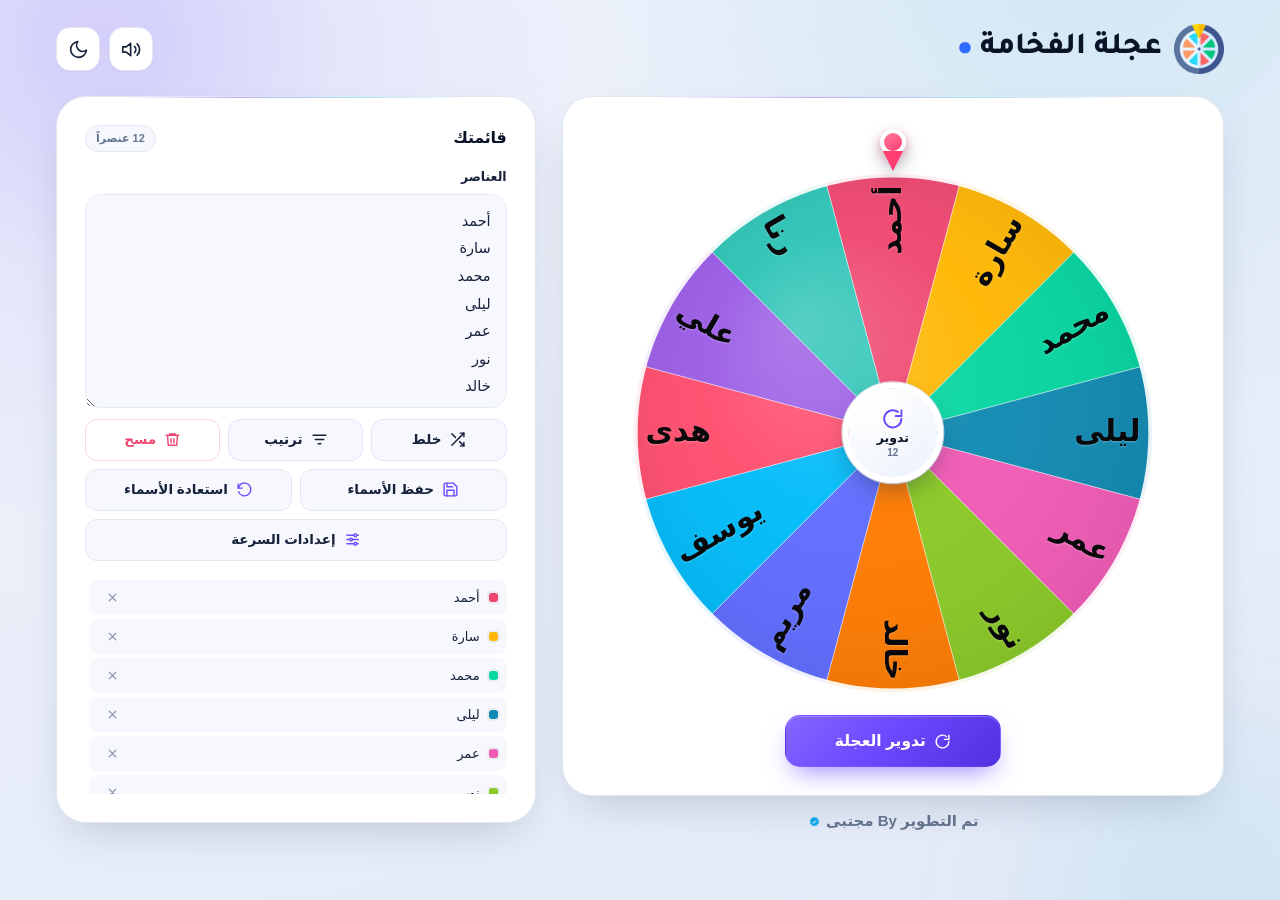
<file: index.html>
<!DOCTYPE html>
<html lang="ar" dir="rtl" data-theme="light">
<head>
  <meta charset="UTF-8" />
  <meta name="viewport" content="width=device-width, initial-scale=1.0, viewport-fit=cover" />
  <meta name="description" content="عجلة الفخامة — عجلة تفاعلية لاختيار اسم أو خيار عشوائي." />
  <meta id="themeColorMeta" name="theme-color" content="#f2f5fb" />
  <title>عجلة الفخامة</title>
  <link rel="icon" type="image/png" href="logo.png" />

  <!-- Set the theme before CSS paints to avoid a flash of the wrong theme. -->
  <script>
    (function () {
      try {
        var saved = localStorage.getItem("wheel.theme.v2");
        document.documentElement.dataset.theme = saved === "dark" ? "dark" : "light";
      } catch (error) {
        document.documentElement.dataset.theme = "light";
      }
    })();
  </script>

  <link rel="stylesheet" href="style.css" />
  <script src="script.js" defer></script>
</head>
<body>
  <div class="bg-orb bg-orb--one" aria-hidden="true"></div>
  <div class="bg-orb bg-orb--two" aria-hidden="true"></div>

  <div class="app">
    <header class="topbar">
      <div class="brand">
        <span class="brand__mark" aria-hidden="true">
          <img src="logo.png" alt="" width="512" height="512" decoding="async" />
        </span>
        <div class="brand__text">
          <h1>عجلة الفخامة<span class="brand__dot">.</span></h1>
        </div>
      </div>

      <div class="topbar__actions">
        <button id="soundToggle" class="icon-btn" type="button" aria-pressed="true" aria-label="إيقاف الصوت" title="إيقاف الصوت" data-sound="on">
          <svg class="icon icon--sound-on" viewBox="0 0 24 24" fill="none" stroke="currentColor" stroke-width="1.9" stroke-linecap="round" stroke-linejoin="round" aria-hidden="true">
            <path d="M11 5 6 9H2v6h4l5 4V5Z" />
            <path d="M15.5 8.5a5 5 0 0 1 0 7" />
            <path d="M18.5 5.5a9 9 0 0 1 0 13" />
          </svg>
          <svg class="icon icon--sound-off" viewBox="0 0 24 24" fill="none" stroke="currentColor" stroke-width="1.9" stroke-linecap="round" stroke-linejoin="round" aria-hidden="true">
            <path d="M11 5 6 9H2v6h4l5 4V5Z" />
            <path d="m16 9 6 6" />
            <path d="m22 9-6 6" />
          </svg>
        </button>

        <button id="themeToggle" class="icon-btn" type="button" aria-label="التبديل إلى الوضع الداكن" title="التبديل إلى الوضع الداكن">
          <svg class="icon icon--sun" viewBox="0 0 24 24" fill="none" stroke="currentColor" stroke-width="1.9" stroke-linecap="round" stroke-linejoin="round" aria-hidden="true">
            <circle cx="12" cy="12" r="4" />
            <path d="M12 2v2M12 20v2M4.93 4.93l1.41 1.41M17.66 17.66l1.41 1.41M2 12h2M20 12h2M4.93 19.07l1.41-1.41M17.66 6.34l1.41-1.41" />
          </svg>
          <svg class="icon icon--moon" viewBox="0 0 24 24" fill="none" stroke="currentColor" stroke-width="1.9" stroke-linecap="round" stroke-linejoin="round" aria-hidden="true">
            <path d="M21 12.79A9 9 0 1 1 11.21 3 7 7 0 0 0 21 12.79Z" />
          </svg>
        </button>
      </div>
    </header>

    <main class="layout">
      <div class="wheel-column">
        <section id="wheelCard" class="card wheel-card" aria-label="العجلة">
          <div class="wheel-stage" id="wheelStage">
            <div class="pointer" id="pointer" aria-hidden="true">
              <span class="pointer__cap"></span>
              <span class="pointer__tip"></span>
            </div>

            <div class="wheel-visual">
              <canvas id="wheel" role="img" aria-label="عجلة فخامة ملونة. اضغط للتدوير."></canvas>

              <div class="empty-state" id="emptyState" hidden>
                <div class="empty-state__inner">
                  <span class="empty-state__icon" aria-hidden="true">
                    <svg viewBox="0 0 24 24" fill="none" stroke="currentColor" stroke-width="1.8" stroke-linecap="round" stroke-linejoin="round">
                      <circle cx="12" cy="12" r="9" />
                      <path d="M12 8v8M8 12h8" />
                    </svg>
                  </span>
                  <strong>العجلة فارغة</strong>
                  <p>أضف عنصراً واحداً على الأقل من القائمة لتبدأ.</p>
                  <button id="emptyAddBtn" class="btn btn--ghost btn--sm" type="button">إضافة عناصر</button>
                </div>
              </div>

              <button class="hub" id="hub" type="button" aria-label="تدوير العجلة">
                <span class="hub__icon" aria-hidden="true">
                  <svg viewBox="0 0 24 24" fill="none" stroke="currentColor" stroke-width="2" stroke-linecap="round" stroke-linejoin="round">
                    <path d="M21 12a9 9 0 1 1-3.5-7.1" />
                    <path d="M21 3v6h-6" />
                  </svg>
                </span>
                <span class="hub__label">تدوير</span>
                <span class="hub__count" id="hubCount">12</span>
              </button>
            </div>
          </div>

          <div class="wheel-actions">
            <button id="spinBtn" class="btn btn--primary btn--lg" type="button" aria-label="تدوير العجلة">
              <span class="btn__spinner" aria-hidden="true"></span>
              <svg class="btn__icon" viewBox="0 0 24 24" fill="none" stroke="currentColor" stroke-width="2" stroke-linecap="round" stroke-linejoin="round" aria-hidden="true">
                <path d="M21 12a9 9 0 1 1-3.5-7.1" />
                <path d="M21 3v6h-6" />
              </svg>
              <span class="btn__label">تدوير العجلة</span>
            </button>
          </div>

          <div class="last-result" id="lastResult" hidden>
            <span class="last-result__dot" id="lastResultDot" aria-hidden="true"></span>
            <span>آخر فائز:</span>
            <strong id="lastResultName"></strong>
            <video
              class="last-result__emoji"
              id="lastResultEmoji"
              src="winner-emoji.webm"
              width="100"
              height="100"
              loop
              muted
              playsinline
              preload="auto"
              aria-hidden="true"
              tabindex="-1"
            ></video>
          </div>
        </section>

        <p class="developer-credit">
          <span>تم التطوير By مجتبى</span>
          <img src="verified.png" alt="" width="512" height="512" decoding="async" />
        </p>
      </div>

      <aside class="card editor-card" aria-label="قائمة العناصر">
        <div class="card__head">
          <p class="eyebrow eyebrow--card">قائمتك</p>
          <span class="count-badge" id="countBadge" aria-live="polite">12 عنصراً</span>
        </div>

        <label class="field-label" for="entries">
          <span>العناصر</span>
        </label>
        <textarea id="entries" class="entries-input" spellcheck="false" autocomplete="off" placeholder="اكتب كل اسم في سطر منفصل…"></textarea>

        <div class="editor-toolbar">
          <button id="shuffleBtn" class="btn btn--ghost" type="button">
            <svg viewBox="0 0 24 24" fill="none" stroke="currentColor" stroke-width="2" stroke-linecap="round" stroke-linejoin="round" aria-hidden="true">
              <path d="M16 3h5v5" />
              <path d="M4 20 21 3" />
              <path d="M21 16v5h-5" />
              <path d="m15 15 6 6" />
              <path d="m4 4 5 5" />
            </svg>
            <span class="btn__label">خلط</span>
          </button>
          <button id="sortBtn" class="btn btn--ghost" type="button">
            <svg viewBox="0 0 24 24" fill="none" stroke="currentColor" stroke-width="2" stroke-linecap="round" stroke-linejoin="round" aria-hidden="true">
              <path d="M3 6h18M6 12h12M10 18h4" />
            </svg>
            <span class="btn__label">ترتيب</span>
          </button>
          <button id="clearBtn" class="btn btn--ghost btn--danger-ghost" type="button">
            <svg viewBox="0 0 24 24" fill="none" stroke="currentColor" stroke-width="2" stroke-linecap="round" stroke-linejoin="round" aria-hidden="true">
              <path d="M3 6h18M8 6V4h8v2M19 6l-1 14H6L5 6M10 11v6M14 11v6" />
            </svg>
            <span class="btn__label">مسح</span>
          </button>
          <button id="saveNamesBtn" class="btn btn--ghost btn--wide" type="button" title="حفظ القائمة الحالية في هذا المتصفح">
            <svg viewBox="0 0 24 24" fill="none" stroke="currentColor" stroke-width="2" stroke-linecap="round" stroke-linejoin="round" aria-hidden="true">
              <path d="M19 21H5a2 2 0 0 1-2-2V5a2 2 0 0 1 2-2h11l5 5v11a2 2 0 0 1-2 2Z" />
              <path d="M17 21v-8H7v8" />
              <path d="M7 3v5h8" />
            </svg>
            <span class="btn__label">حفظ الأسماء</span>
          </button>
          <button id="restoreNamesBtn" class="btn btn--ghost btn--wide" type="button" title="استعادة الأسماء المحفوظة">
            <svg viewBox="0 0 24 24" fill="none" stroke="currentColor" stroke-width="2" stroke-linecap="round" stroke-linejoin="round" aria-hidden="true">
              <path d="M3 4v6h6" />
              <path d="M3.5 15a9 9 0 1 0 2.6-9.9L3 10" />
            </svg>
            <span class="btn__label">استعادة الأسماء</span>
          </button>
          <button id="speedBtn" class="btn btn--ghost btn--full" type="button" title="سرعة الدوران: 6 من 10">
            <svg viewBox="0 0 24 24" fill="none" stroke="currentColor" stroke-width="2" stroke-linecap="round" stroke-linejoin="round" aria-hidden="true">
              <path d="M4 6h10M18 6h2M4 12h4M12 12h8M4 18h10M18 18h2" />
              <circle cx="16" cy="6" r="2" />
              <circle cx="10" cy="12" r="2" />
              <circle cx="16" cy="18" r="2" />
            </svg>
            <span class="btn__label">إعدادات السرعة</span>
          </button>
        </div>

        <ul id="entriesList" class="entries-list" aria-label="عناصر العجلة"></ul>
      </aside>
    </main>
  </div>

  <div class="modal" id="winnerModal" hidden>
    <div class="modal__backdrop" data-close-modal></div>
    <div class="modal__card" id="winnerCard" role="dialog" aria-modal="true" aria-labelledby="winnerName">
      <button class="modal__close" id="modalCloseIcon" type="button" data-close-modal aria-label="إغلاق">
        <svg viewBox="0 0 24 24" fill="none" stroke="currentColor" stroke-width="2.2" stroke-linecap="round" aria-hidden="true">
          <path d="m6 6 12 12M18 6 6 18" />
        </svg>
      </button>

      <p class="eyebrow">الفائز هو</p>

      <div class="winner-stage" id="winnerStage">
        <span class="winner-stage__glow" aria-hidden="true"></span>
        <div class="fire-wrapper">
          <h2 class="winner-name" id="winnerName"></h2>
          <div class="fire-sparks" aria-hidden="true">
            <span class="spark"></span>
            <span class="spark"></span>
            <span class="spark"></span>
            <span class="spark"></span>
            <span class="spark"></span>
            <span class="spark"></span>
          </div>
        </div>
      </div>

      <div class="modal__actions">
        <button id="closeModalBtn" class="btn btn--primary" type="button">إغلاق</button>
      </div>
    </div>
    <div class="confetti-layer" id="confettiLayer" aria-hidden="true"></div>
  </div>

  <div class="modal" id="speedModal" hidden>
    <div class="modal__backdrop" data-close-speed></div>
    <div class="modal__card modal__card--speed" role="dialog" aria-modal="true" aria-labelledby="speedTitle">
      <button class="modal__close" type="button" data-close-speed aria-label="إغلاق">
        <svg viewBox="0 0 24 24" fill="none" stroke="currentColor" stroke-width="2.2" stroke-linecap="round" aria-hidden="true">
          <path d="m6 6 12 12M18 6 6 18" />
        </svg>
      </button>

      <p class="eyebrow">الإعدادات</p>
      <h2 class="speed-title" id="speedTitle">سرعة الدوران</h2>

      <div class="speed-value" aria-hidden="true">
        <strong id="speedValue">6</strong>
        <span>/ 10</span>
      </div>

      <div class="speed-slider">
        <input
          id="speedRange"
          class="speed-range"
          type="range"
          min="0"
          max="10"
          step="1"
          value="6"
          aria-label="سرعة دوران العجلة"
          aria-valuetext="6 من 10"
        />
      </div>
      <div class="speed-scale" aria-hidden="true">
        <span>أبطأ</span>
        <span>أسرع</span>
      </div>

      <div class="modal__actions">
        <button id="closeSpeedBtn" class="btn btn--primary" type="button" data-close-speed>تم</button>
      </div>
    </div>
  </div>

  <div class="toast" id="toast" role="status" aria-live="polite"></div>
</body>
</html>
</file>
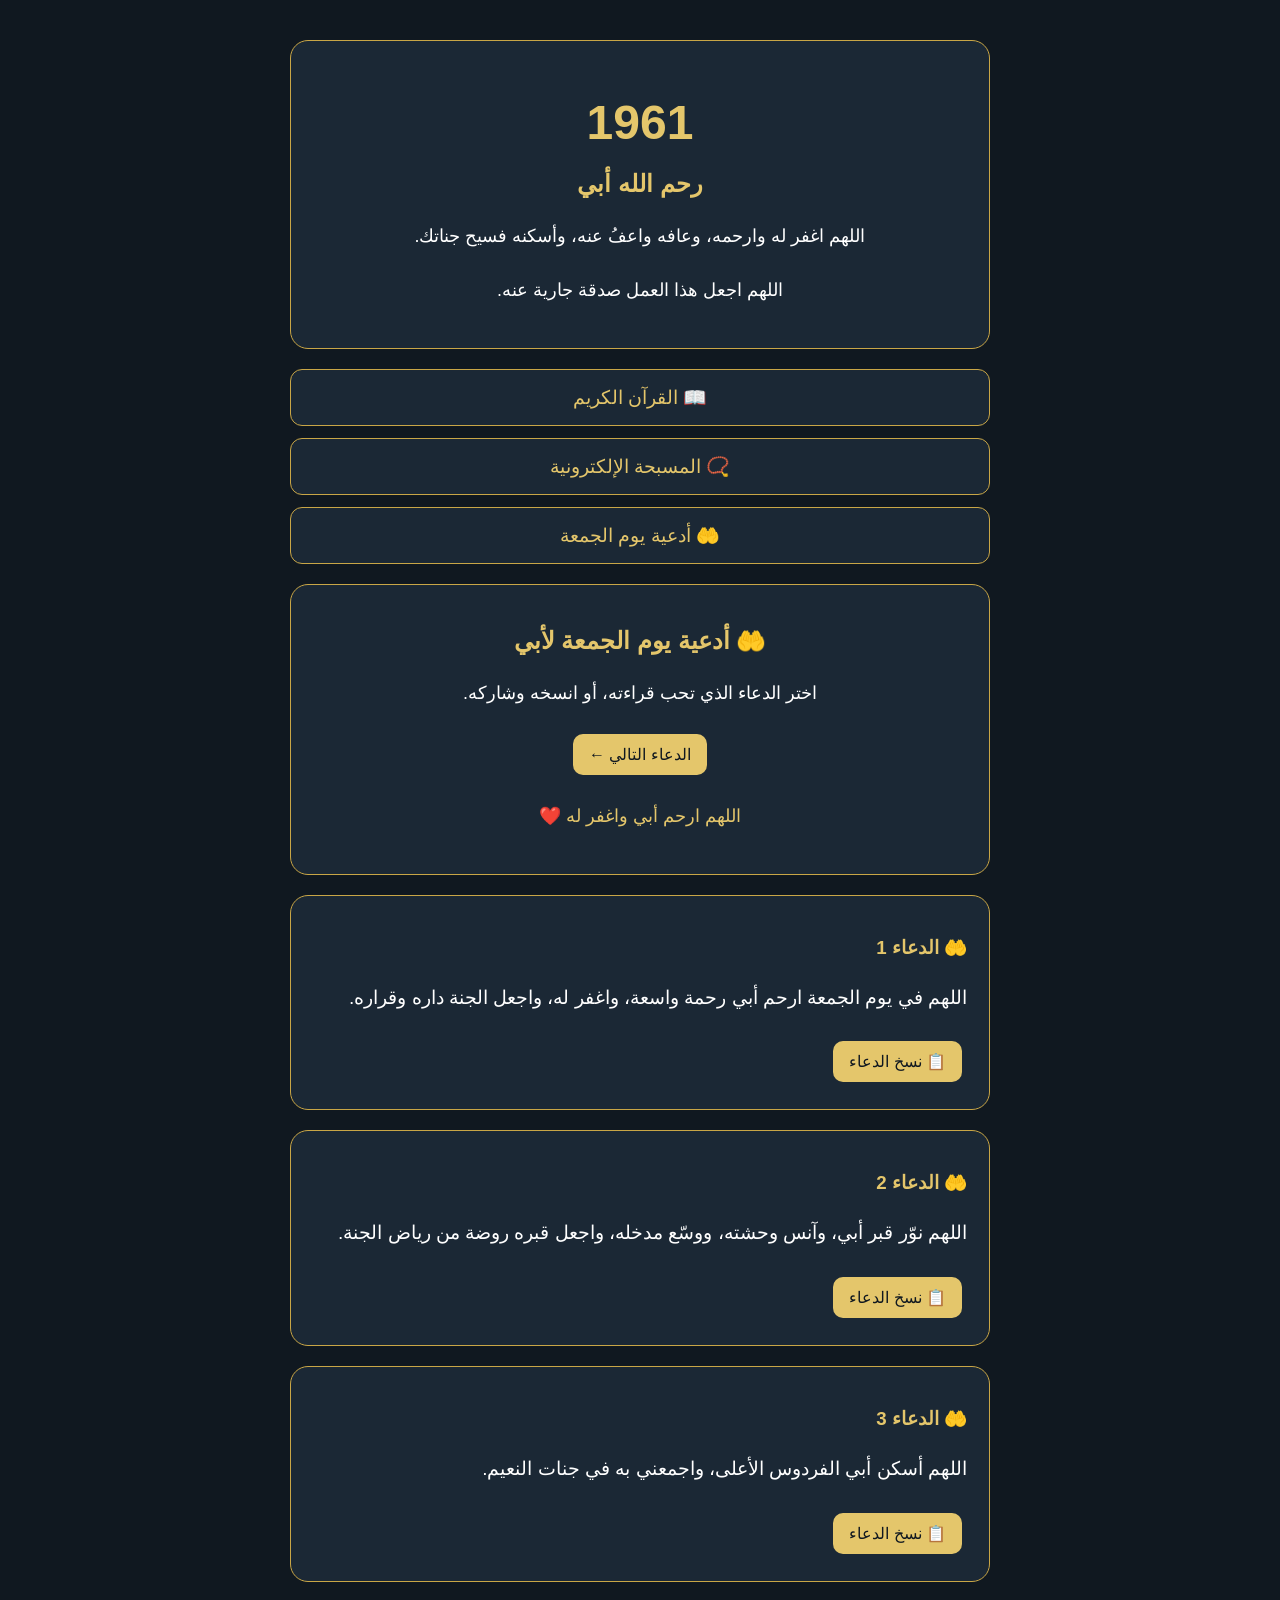
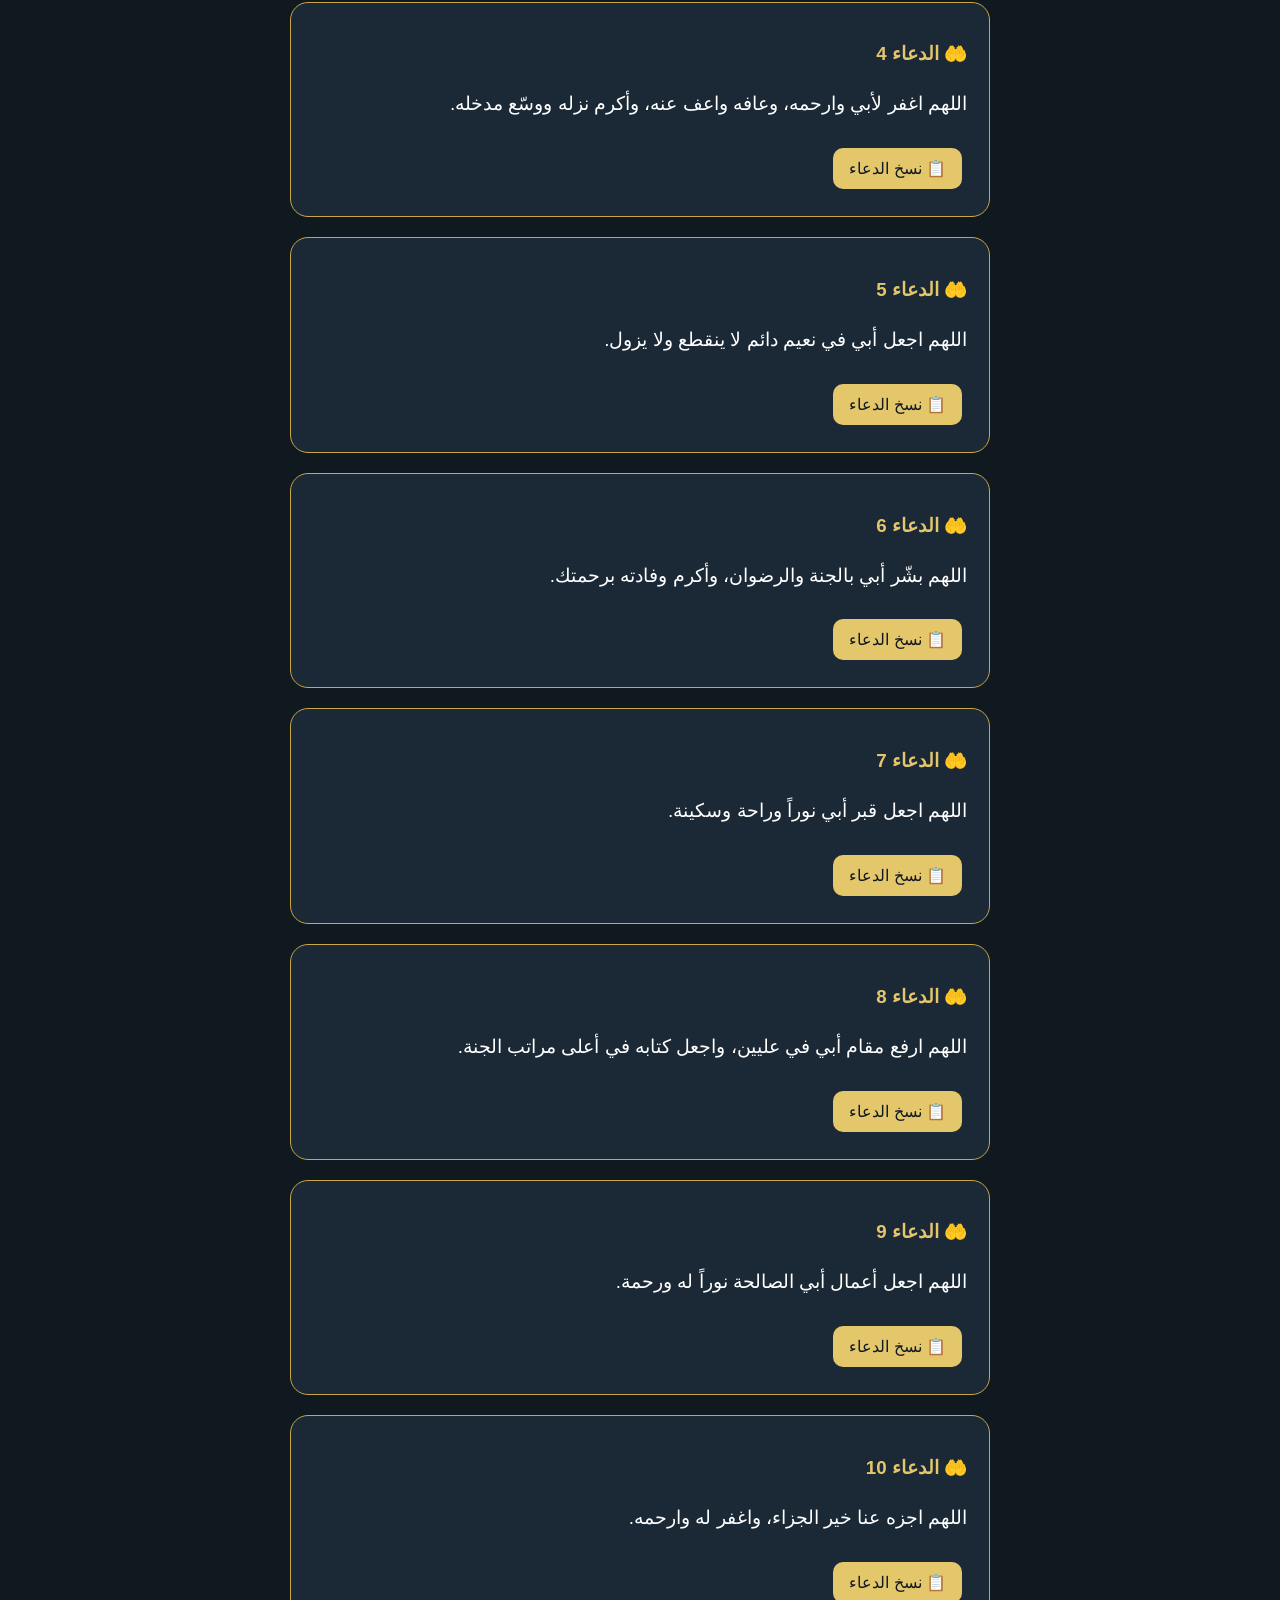
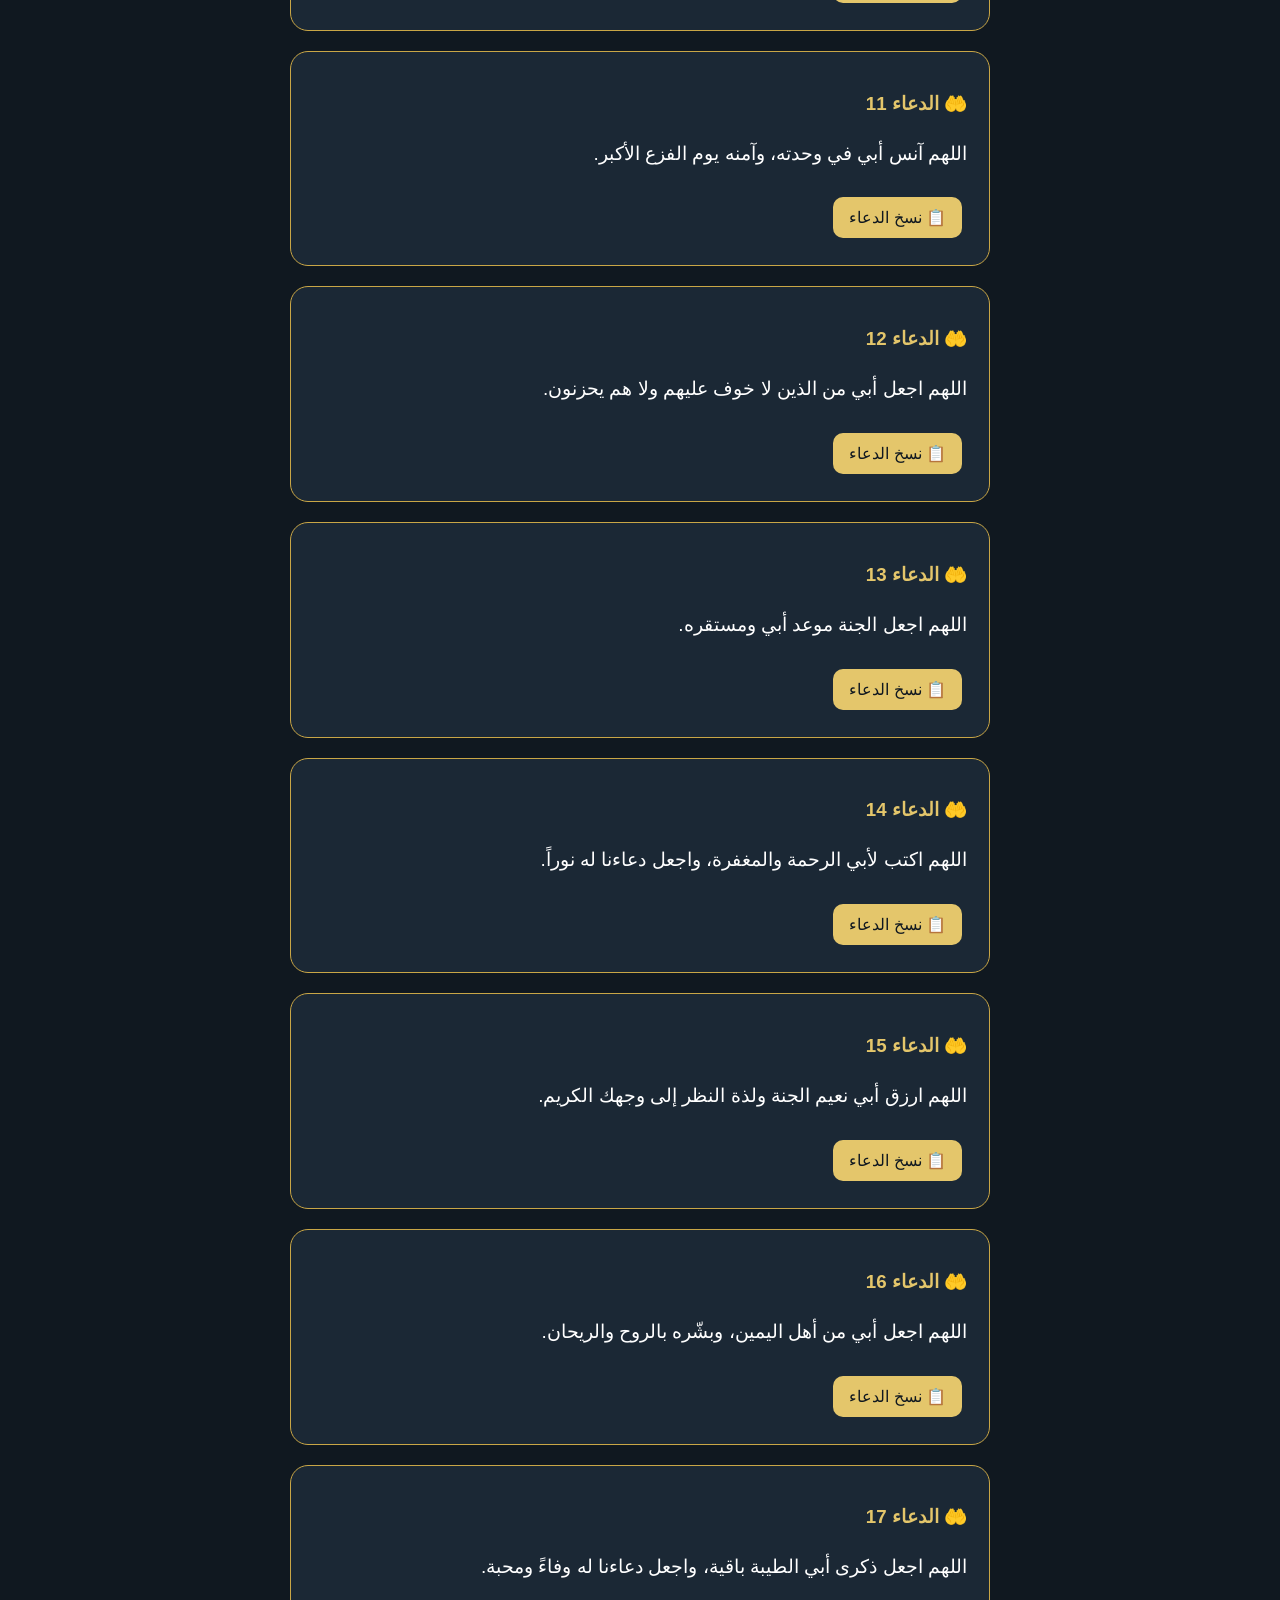
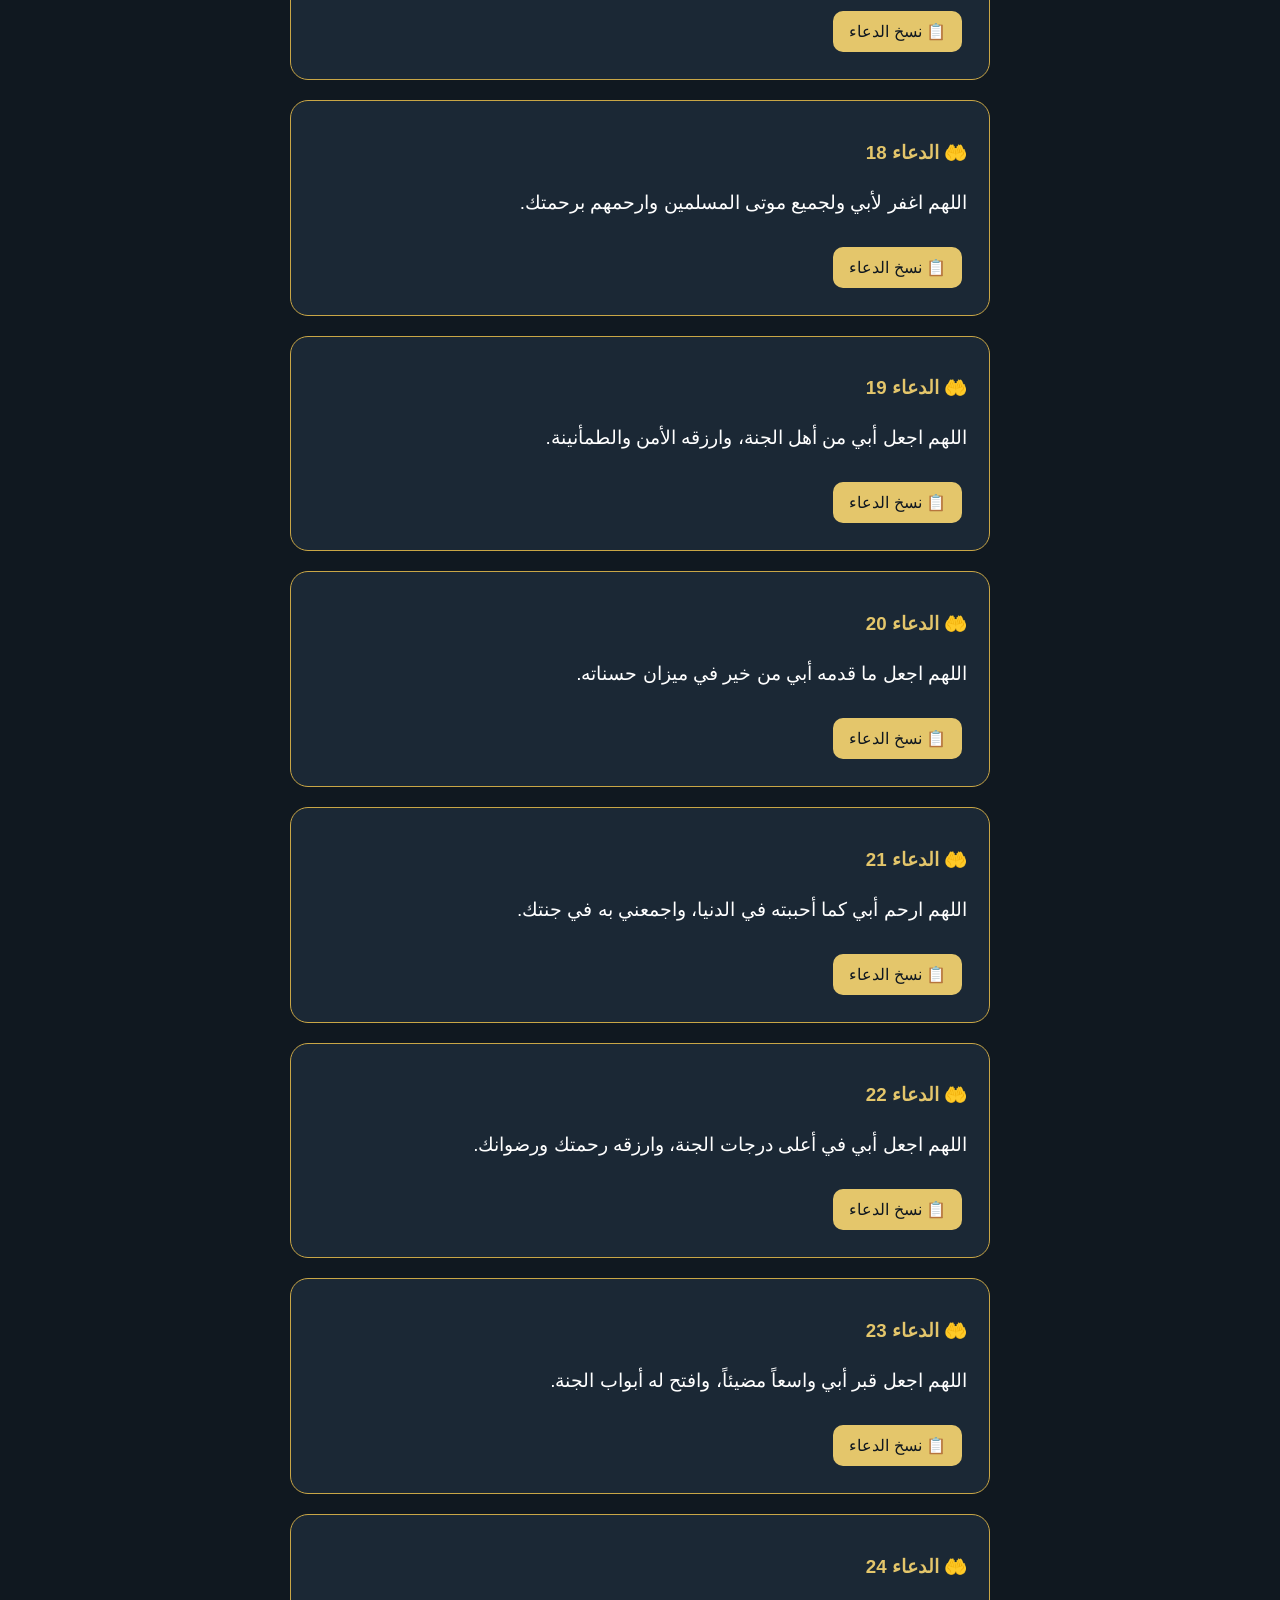
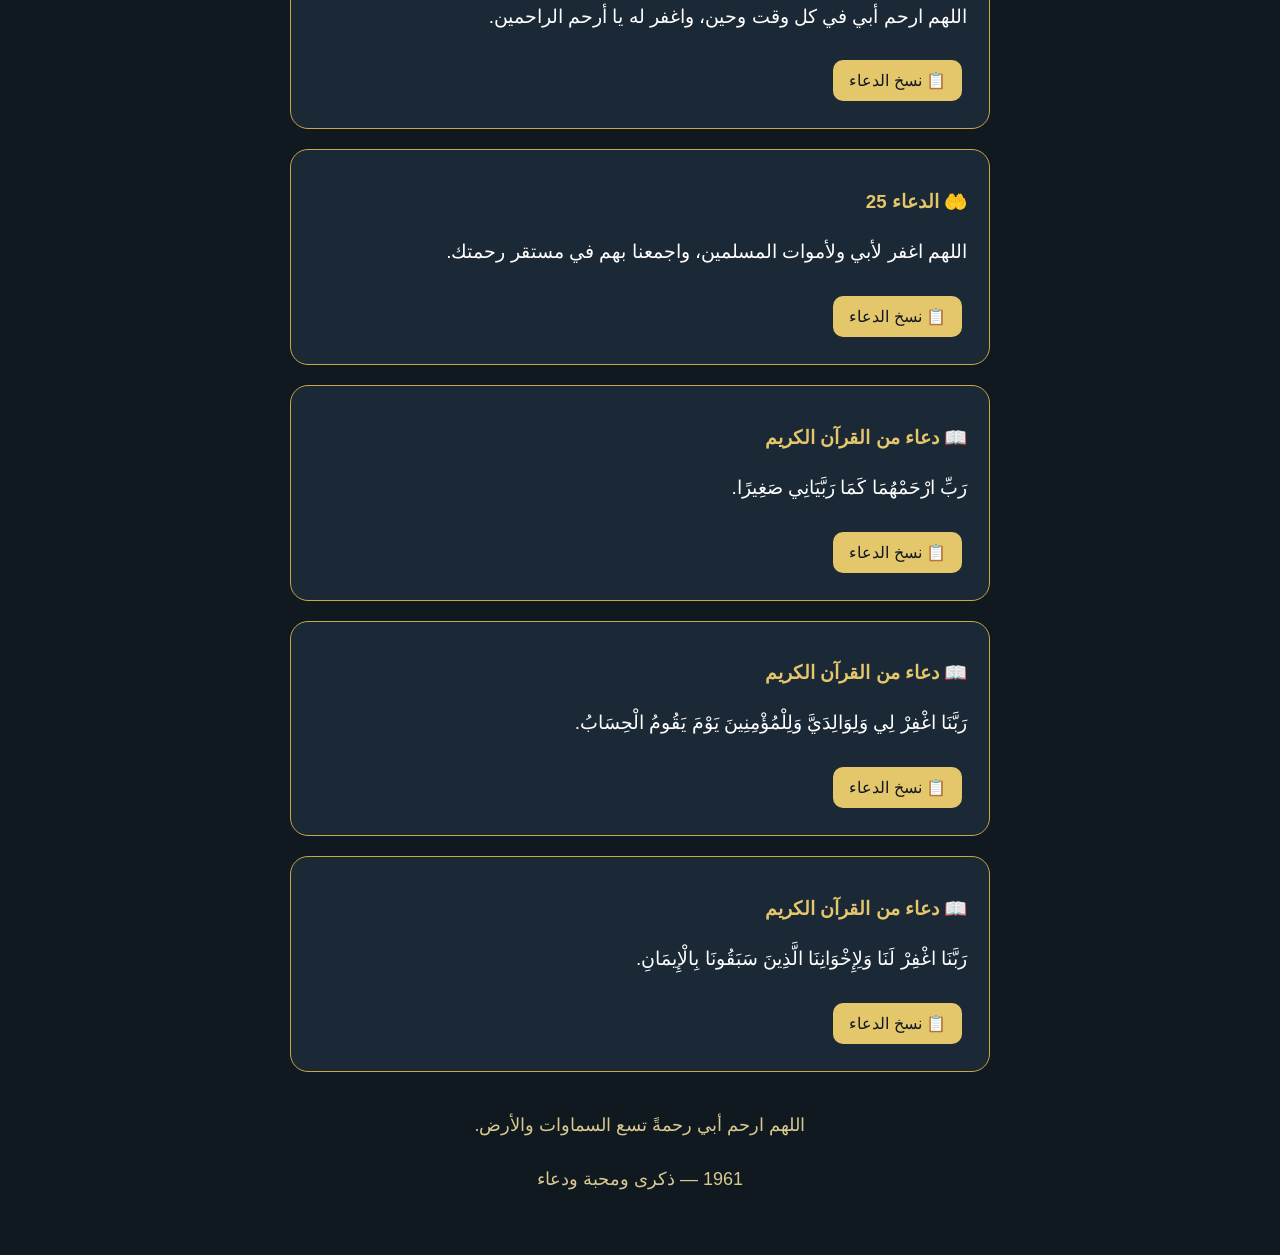
<file: iq/index.html>
<!DOCTYPE html>
<html lang="ar" dir="rtl">
<head>
<meta charset="UTF-8">
<meta name="viewport" content="width=device-width, initial-scale=1.0">
<title>1961 - رحم الله أبي</title>

<style>
* { box-sizing: border-box; }

body {
  margin: 0;
  padding: 20px 12px 40px;
  font-family: Arial, sans-serif;
  background: #101820;
  color: white;
  text-align: center;
}

header, .card, .dua-card {
  max-width: 700px;
  margin: 20px auto;
  padding: 22px;
  background: #1b2835;
  border: 1px solid #c9a646;
  border-radius: 18px;
}

h1 {
  color: #e4c66b;
  font-size: 48px;
  margin-bottom: 5px;
}

h2, h3 { color: #e4c66b; }

p {
  font-size: 18px;
  line-height: 2;
}

nav {
  max-width: 700px;
  margin: 20px auto;
  display: grid;
  gap: 12px;
}

nav a {
  display: block;
  padding: 16px;
  background: #1b2835;
  border: 1px solid #c9a646;
  border-radius: 12px;
  color: #e4c66b;
  text-decoration: none;
  font-size: 19px;
}

.dua-card {
  text-align: right;
  scroll-margin-top: 15px;
}

.dua-text {
  font-size: 19px;
  line-height: 2.1;
}

button {
  padding: 11px 16px;
  margin: 5px;
  border: 0;
  border-radius: 10px;
  background: #e4c66b;
  color: #101820;
  font-size: 16px;
  cursor: pointer;
}

#message {
  color: #e4c66b;
  text-align: center;
}

footer {
  color: #d8c990;
  margin-top: 35px;
}
</style>
</head>

<body>

<header>
  <h1>1961</h1>
  <h2>رحم الله أبي</h2>
  <p>اللهم اغفر له وارحمه، وعافه واعفُ عنه، وأسكنه فسيح جناتك.</p>
  <p>اللهم اجعل هذا العمل صدقة جارية عنه.</p>
</header>

<nav>
  <a href="quran.html">📖 القرآن الكريم</a>
  <a href="tasbeeh.html">📿 المسبحة الإلكترونية</a>
  <a href="#friday-duas">🤲 أدعية يوم الجمعة</a>
</nav>

<section class="card" id="friday-duas">
  <h2>🤲 أدعية يوم الجمعة لأبي</h2>
  <p>اختر الدعاء الذي تحب قراءته، أو انسخه وشاركه.</p>
  <button onclick="goToNext()">الدعاء التالي ←</button>
  <p id="message">اللهم ارحم أبي واغفر له ❤️</p>
</section>

<main id="duaList"></main>

<footer>
  <p>اللهم ارحم أبي رحمةً تسع السماوات والأرض.</p>
  <p>1961 — ذكرى ومحبة ودعاء</p>
</footer>

<script>
const duas = [
"اللهم في يوم الجمعة ارحم أبي رحمة واسعة، واغفر له، واجعل الجنة داره وقراره.",
"اللهم نوّر قبر أبي، وآنس وحشته، ووسّع مدخله، واجعل قبره روضة من رياض الجنة.",
"اللهم أسكن أبي الفردوس الأعلى، واجمعني به في جنات النعيم.",
"اللهم اغفر لأبي وارحمه، وعافه واعف عنه، وأكرم نزله ووسّع مدخله.",
"اللهم اجعل أبي في نعيم دائم لا ينقطع ولا يزول.",
"اللهم بشّر أبي بالجنة والرضوان، وأكرم وفادته برحمتك.",
"اللهم اجعل قبر أبي نوراً وراحة وسكينة.",
"اللهم ارفع مقام أبي في عليين، واجعل كتابه في أعلى مراتب الجنة.",
"اللهم اجعل أعمال أبي الصالحة نوراً له ورحمة.",
"اللهم اجزه عنا خير الجزاء، واغفر له وارحمه.",
"اللهم آنس أبي في وحدته، وآمنه يوم الفزع الأكبر.",
"اللهم اجعل أبي من الذين لا خوف عليهم ولا هم يحزنون.",
"اللهم اجعل الجنة موعد أبي ومستقره.",
"اللهم اكتب لأبي الرحمة والمغفرة، واجعل دعاءنا له نوراً.",
"اللهم ارزق أبي نعيم الجنة ولذة النظر إلى وجهك الكريم.",
"اللهم اجعل أبي من أهل اليمين، وبشّره بالروح والريحان.",
"اللهم اجعل ذكرى أبي الطيبة باقية، واجعل دعاءنا له وفاءً ومحبة.",
"اللهم اغفر لأبي ولجميع موتى المسلمين وارحمهم برحمتك.",
"اللهم اجعل أبي من أهل الجنة، وارزقه الأمن والطمأنينة.",
"اللهم اجعل ما قدمه أبي من خير في ميزان حسناته.",
"اللهم ارحم أبي كما أحببته في الدنيا، واجمعني به في جنتك.",
"اللهم اجعل أبي في أعلى درجات الجنة، وارزقه رحمتك ورضوانك.",
"اللهم اجعل قبر أبي واسعاً مضيئاً، وافتح له أبواب الجنة.",
"اللهم ارحم أبي في كل وقت وحين، واغفر له يا أرحم الراحمين.",
"اللهم اغفر لأبي ولأموات المسلمين، واجمعنا بهم في مستقر رحمتك.",
"رَبِّ ارْحَمْهُمَا كَمَا رَبَّيَانِي صَغِيرًا.",
"رَبَّنَا اغْفِرْ لِي وَلِوَالِدَيَّ وَلِلْمُؤْمِنِينَ يَوْمَ يَقُومُ الْحِسَابُ.",
"رَبَّنَا اغْفِرْ لَنَا وَلِإِخْوَانِنَا الَّذِينَ سَبَقُونَا بِالْإِيمَانِ."
];

let currentIndex = 0;

const list = document.getElementById("duaList");

duas.forEach((dua, index) => {
  const card = document.createElement("section");
  card.className = "dua-card";
  card.id = "dua-" + index;

  const title = document.createElement("h3");
  title.textContent = index < 25
    ? "🤲 الدعاء " + (index + 1)
: "📖 دعاء من القرآن الكريم";

  const text = document.createElement("p");
  text.className = "dua-text";
  text.textContent = dua;

  const copy = document.createElement("button");
  copy.textContent = "📋 نسخ الدعاء";
  copy.onclick = () => copyDua(dua);

  card.appendChild(title);
  card.appendChild(text);
  card.appendChild(copy);
  list.appendChild(card);
});

function goToNext() {
  currentIndex = (currentIndex + 1) % duas.length;
  document.getElementById("dua-" + currentIndex)
    .scrollIntoView({ behavior: "smooth", block: "center" });

  document.getElementById("message").textContent =
    "الدعاء " + (currentIndex + 1) + " من " + duas.length;
}

async function copyDua(dua) {
  try {
    await navigator.clipboard.writeText(dua);
    document.getElementById("message").textContent =
      "تم نسخ الدعاء بنجاح ❤️";
  } catch (error) {
    const area = document.createElement("textarea");
    area.value = dua;
    document.body.appendChild(area);
    area.select();
    document.execCommand("copy");
    area.remove();

    document.getElementById("message").textContent =
      "تم نسخ الدعاء ❤️";
  }
}
</script>

</body>
</html>
</file>
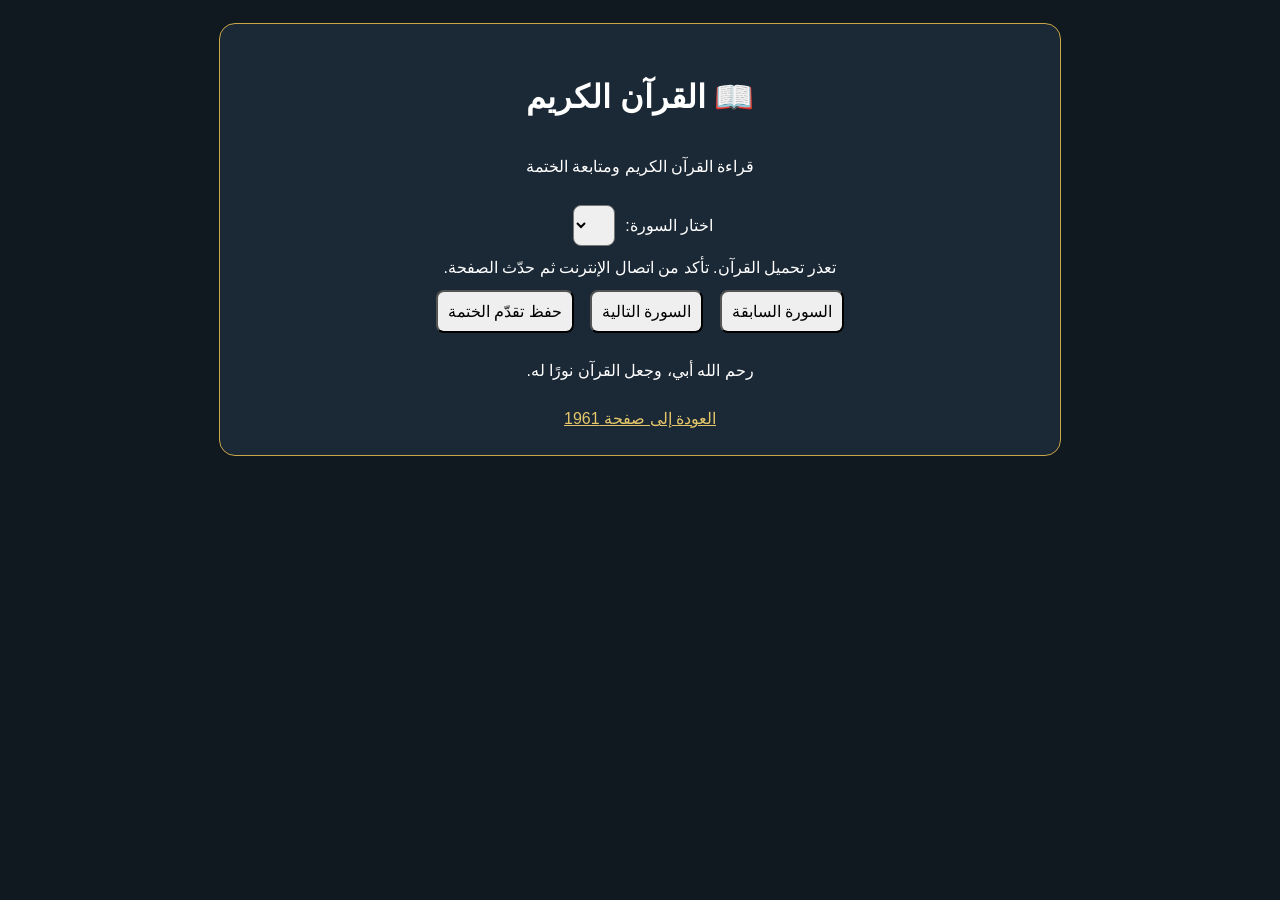
<file: iq/quran.html>
<!DOCTYPE html>
<html lang="ar" dir="rtl">
<head>
<meta charset="UTF-8">
<meta name="viewport" content="width=device-width, initial-scale=1.0">
<title>القرآن الكريم والختمة - 1961</title>
<style>
body {
  font-family: Arial, sans-serif;
  background: #101820;
  color: white;
  text-align: center;
  padding: 15px;
  line-height: 2;
}
.card {
  max-width: 800px;
  margin: auto;
  padding: 20px;
  border: 1px solid #c9a646;
  border-radius: 16px;
  background: #1b2835;
}
select, button {
  padding: 10px;
  margin: 6px;
  font-size: 16px;
  border-radius: 8px;
}
button {
  cursor: pointer;
}
.ayah {
  font-size: 23px;
  line-height: 2.2;
  margin: 15px 0;
  color: #f5e7b2;
}
a { color: #e4c66b; }
</style>
</head>
<body>
<div class="card">
  <h1>📖 القرآن الكريم</h1>
  <p>قراءة القرآن الكريم ومتابعة الختمة</p>

  <label for="surah">اختار السورة:</label>
  <select id="surah"></select>

  <div id="status">جاري تحميل القرآن الكريم...</div>
  <div id="verses"></div>

  <button onclick="previousSurah()">السورة السابقة</button>
  <button onclick="nextSurah()">السورة التالية</button>
  <button onclick="saveProgress()">حفظ تقدّم الختمة</button>

  <p id="progress"></p>
  <p>رحم الله أبي، وجعل القرآن نورًا له.</p>
  <a href="index.html">العودة إلى صفحة 1961</a>
</div>

<script>
let surahs = [];
let currentSurah = 1;
let savedAyah = 1;

const select = document.getElementById("surah");
const statusBox = document.getElementById("status");
const versesBox = document.getElementById("verses");
const progressBox = document.getElementById("progress");

async function loadQuran() {
  try {
    const response = await fetch(
      "https://api.alquran.cloud/v1/surah"
    );
    if (!response.ok) throw new Error("تعذر الاتصال");
    const result = await response.json();
    surahs = result.data;

    surahs.forEach(s => {
      const option = document.createElement("option");
      option.value = s.number;
      option.textContent = s.number + " - " + s.name;
      select.appendChild(option);
    });

    savedAyah = Number(localStorage.getItem("quranAyah") || 1);
    currentSurah = Number(localStorage.getItem("quranSurah") || 1);
    select.value = currentSurah;
    await loadSurah(currentSurah);
  } catch (error) {
    statusBox.textContent =
      "تعذر تحميل القرآن. تأكد من اتصال الإنترنت ثم حدّث الصفحة.";
  }
}

async function loadSurah(number) {
  currentSurah = Number(number);
  versesBox.textContent = "";
  statusBox.textContent = "جاري تحميل السورة...";
  try {
    const response = await fetch(
      "https://api.alquran.cloud/v1/surah/" + currentSurah
    );
    if (!response.ok) throw new Error("تعذر التحميل");
    const result = await response.json();
    const surah = result.data;

    statusBox.textContent =
      surah.name + " — عدد الآيات: " + surah.numberOfAyahs;

    surah.ayahs.forEach(ayah => {
      const p = document.createElement("p");
      p.className = "ayah";
      p.textContent = ayah.text + " ۞ ";
      versesBox.appendChild(p);
    });
    updateProgress();
  } catch (error) {
    statusBox.textContent = "ما قدرنا نحمل السورة. جرّب تحديث الصفحة.";
  }
}

select.addEventListener("change", () => loadSurah(select.value));

function saveProgress() {
  localStorage.setItem("quranSurah", currentSurah);
  localStorage.setItem("quranAyah", savedAyah);
  progressBox.textContent =
    "تم حفظ تقدّمك عند السورة رقم " + currentSurah +
    " والآية رقم " + savedAyah;
}

function updateProgress() {
  progressBox.textContent =
    "السورة الحالية: " + currentSurah +
    " — آخر آية محفوظة: " + savedAyah;
}

function nextSurah() {
  if (currentSurah < 114) {
    currentSurah++;
    select.value = currentSurah;
    loadSurah(currentSurah);
  }
}

function previousSurah() {
  if (currentSurah > 1) {
    currentSurah--;
    select.value = currentSurah;
    loadSurah(currentSurah);
  }
}

loadQuran();
</script>
</body>
</html>
</file>
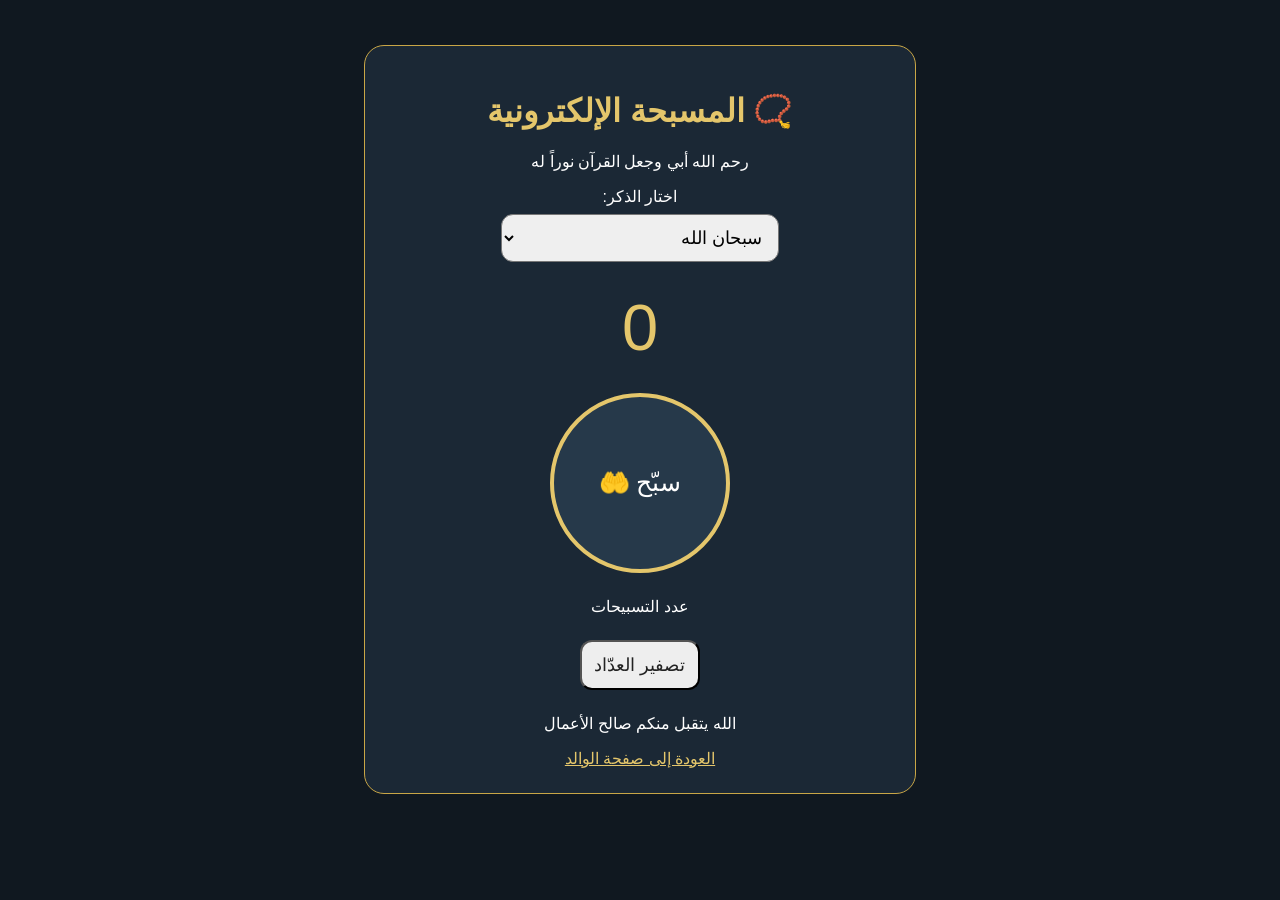
<file: iq/tasbeeh.html>
<!DOCTYPE html>
<html lang="ar" dir="rtl">
<head>
<meta charset="UTF-8">
<meta name="viewport" content="width=device-width, initial-scale=1.0">
<title>المسبحة الإلكترونية - 1961</title>
<style>
body {
  margin: 0;
  padding: 20px;
  text-align: center;
  font-family: Arial, sans-serif;
  background: #101820;
  color: white;
}
.card {
  max-width: 500px;
  margin: 25px auto;
  padding: 25px;
  background: #1b2835;
  border: 1px solid #c9a646;
  border-radius: 20px;
}
h1 { color: #e4c66b; }
select, button {
  font-size: 18px;
  padding: 12px;
  margin: 8px;
  border-radius: 12px;
}
select { max-width: 100%; }
#count {
  font-size: 65px;
  color: #e4c66b;
  margin: 20px;
}
#bead {
  width: 180px;
  height: 180px;
  border-radius: 50%;
  border: 4px solid #e4c66b;
  background: #26394a;
  color: white;
  font-size: 25px;
  cursor: pointer;
}
.reset { background: #eee; color: #222; }
a { color: #e4c66b; }
</style>
</head>
<body>
<div class="card">
  <h1>📿 المسبحة الإلكترونية</h1>
  <p>رحم الله أبي وجعل القرآن نوراً له</p>

  <label for="dhikr">اختار الذكر:</label><br>
  <select id="dhikr">
    <option>سبحان الله</option>
    <option>الحمد لله</option>
    <option>الله أكبر</option>
    <option>أستغفر الله</option>
    <option>لا إله إلا الله</option>
    <option>اللهم صل على محمد وآل محمد</option>
  </select>

  <div id="count">0</div>
  <button id="bead" onclick="increase()">سبّح 🤲</button>
  <p>عدد التسبيحات</p>
  <button class="reset" onclick="resetCount()">تصفير العدّاد</button>

  <p id="message">الله يتقبل منكم صالح الأعمال</p>
  <a href="index.html">العودة إلى صفحة الوالد</a>
</div>

<script>
let count = Number(localStorage.getItem("tasbeehCount") || 0);
let selectedDhikr = localStorage.getItem("tasbeehDhikr") || "سبحان الله";

const countBox = document.getElementById("count");
const dhikrBox = document.getElementById("dhikr");

dhikrBox.value = selectedDhikr;
countBox.textContent = count;

function increase() {
  count++;
  localStorage.setItem("tasbeehCount", count);
  localStorage.setItem("tasbeehDhikr", dhikrBox.value);
  countBox.textContent = count;
  document.getElementById("message").textContent =
    "ذكر: " + dhikrBox.value + " — الله يتقبل منك";
}

function resetCount() {
  if (confirm("تريد تصفّر العدّاد؟")) {
    count = 0;
    localStorage.setItem("tasbeehCount", count);
    countBox.textContent = count;
  }
}

dhikrBox.addEventListener("change", function() {
  localStorage.setItem("tasbeehDhikr", dhikrBox.value);
  document.getElementById("message").textContent =
    "تم اختيار: " + dhikrBox.value;
});
</script>
</body>
</html>
</file>
<file: style.css>
/* ==========================================================================
   عجلة الفخامة — style.css
   واجهة عربية RTL متجاوبة، فاتحة وداكنة، بدون أي اعتماديات خارجية.
   ========================================================================== */

/* Title face: Tajawal 800 (self-hosted subsets) ---------------------------- */
@font-face {
  font-family: "Tajawal Title";
  font-style: normal;
  font-weight: 800;
  font-display: swap;
  src: url("fonts/tajawal-800-arabic.woff2") format("woff2");
  unicode-range: U+0600-06FF, U+0750-077F, U+0870-08FF, U+200C-200E,
    U+2010-2011, U+204F, U+2E41, U+FB50-FDFF, U+FE70-FEFC;
}

@font-face {
  font-family: "Tajawal Title";
  font-style: normal;
  font-weight: 800;
  font-display: swap;
  src: url("fonts/tajawal-800-latin.woff2") format("woff2");
  unicode-range: U+0000-00FF;
}

/* --------------------------------------------------------------------------
   1. Design tokens
   -------------------------------------------------------------------------- */
:root {
  color-scheme: light;

  --bg: #eef2fb;
  --bg-deep: #e3eaf7;
  --surface: #ffffff;
  --surface-2: #f6f8fe;
  --surface-3: #edf2fb;

  --text: #16213a;
  --text-strong: #0a1428;
  --muted: #66758f;
  --muted-2: #8d99b1;

  --border: #e2e8f3;
  --border-strong: #d2dbea;

  --accent: #6d4aff;
  --accent-strong: #5636e8;
  --accent-2: #06a9c7;
  --accent-soft: rgba(109, 74, 255, 0.11);
  --accent-soft-2: rgba(6, 169, 199, 0.12);

  --success: #10b981;
  --warning: #f59e0b;
  --danger: #ef476f;
  --danger-strong: #d92e57;
  --danger-soft: rgba(239, 71, 111, 0.11);

  --pointer: #ff3d71;
  --canvas-ring: rgba(255, 255, 255, 0.9);
  --canvas-line: rgba(255, 255, 255, 0.52);

  --toast-bg: #15213b;
  --toast-text: #ffffff;

  --shadow-xs: 0 1px 2px rgba(20, 33, 64, 0.05);
  --shadow-sm: 0 4px 14px rgba(20, 33, 64, 0.06);
  --shadow-md: 0 18px 46px -18px rgba(20, 33, 64, 0.24);
  --shadow-lg: 0 36px 90px -30px rgba(13, 24, 48, 0.42);
  --ring: 0 0 0 4px rgba(109, 74, 255, 0.16);

  --radius-sm: 10px;
  --radius: 16px;
  --radius-lg: 24px;
  --radius-xl: 30px;

  --font: "Segoe UI", "Noto Sans Arabic", "Noto Kufi Arabic", Tahoma,
    "Helvetica Neue", Arial, system-ui, sans-serif;
  --font-display: "Tajawal Title", "Segoe UI", Tahoma, Arial, sans-serif;
  --brand-dot: #2f6bff;

  --ease-out: cubic-bezier(0.22, 1, 0.36, 1);
  --ease-spring: cubic-bezier(0.2, 1.25, 0.32, 1);
}

[data-theme="dark"] {
  color-scheme: dark;

  --bg: #080c17;
  --bg-deep: #0b1120;
  --surface: #11182a;
  --surface-2: #0d1424;
  --surface-3: #182137;

  --text: #e9eefb;
  --text-strong: #ffffff;
  --muted: #98a4bd;
  --muted-2: #74819b;

  --border: #1e2942;
  --border-strong: #2a3754;

  --accent: #8b6dff;
  --accent-strong: #a18aff;
  --accent-2: #22d3ee;
  --accent-soft: rgba(139, 109, 255, 0.16);
  --accent-soft-2: rgba(34, 211, 238, 0.14);

  --success: #34d399;
  --warning: #fbbf24;
  --danger: #ff5c86;
  --danger-strong: #ff7899;
  --danger-soft: rgba(255, 92, 134, 0.14);

  --pointer: #ff4d7d;
  --canvas-ring: rgba(255, 255, 255, 0.22);
  --canvas-line: rgba(9, 14, 28, 0.38);
  --brand-dot: #6f9bff;

  --toast-bg: #eef3ff;
  --toast-text: #0a1428;

  --shadow-xs: 0 1px 2px rgba(0, 0, 0, 0.25);
  --shadow-sm: 0 4px 16px rgba(0, 0, 0, 0.3);
  --shadow-md: 0 22px 54px -18px rgba(0, 0, 0, 0.6);
  --shadow-lg: 0 40px 100px -30px rgba(0, 0, 0, 0.78);
  --ring: 0 0 0 4px rgba(139, 109, 255, 0.22);
}

/* --------------------------------------------------------------------------
   2. Base
   -------------------------------------------------------------------------- */
*,
*::before,
*::after {
  box-sizing: border-box;
}

[hidden] {
  display: none !important;
}

html {
  min-height: 100%;
  -webkit-text-size-adjust: 100%;
  -webkit-tap-highlight-color: transparent;
}

body {
  min-height: 100vh;
  min-height: 100dvh;
  margin: 0;
  color: var(--text);
  background:
    radial-gradient(circle at 85% -10%, var(--accent-soft-2), transparent 36%),
    radial-gradient(circle at 8% 4%, var(--accent-soft), transparent 34%),
    linear-gradient(160deg, var(--bg) 0%, var(--bg-deep) 100%);
  background-attachment: fixed;
  font-family: var(--font);
  font-size: 16px;
  line-height: 1.5;
  text-rendering: optimizeLegibility;
  -webkit-font-smoothing: antialiased;
  overflow-x: hidden;
  transition: background-color 0.35s ease, color 0.35s ease;
}

body.modal-open {
  overflow: hidden;
}

h1,
h2,
p {
  margin: 0;
}

button,
textarea {
  font: inherit;
  color: inherit;
}

button {
  -webkit-tap-highlight-color: transparent;
}

button:focus-visible,
textarea:focus-visible,
[tabindex]:focus-visible {
  outline: 2px solid var(--accent);
  outline-offset: 3px;
}

button:focus:not(:focus-visible) {
  outline: none;
}

::selection {
  color: #fff;
  background: var(--accent);
}

/* --------------------------------------------------------------------------
   3. Ambient background
   -------------------------------------------------------------------------- */
.bg-orb {
  position: fixed;
  z-index: 0;
  width: 460px;
  height: 460px;
  border-radius: 50%;
  filter: blur(70px);
  pointer-events: none;
  opacity: 0.55;
}

.bg-orb--one {
  top: -190px;
  inset-inline-end: -130px;
  background: radial-gradient(circle, rgba(109, 74, 255, 0.3), transparent 68%);
}

.bg-orb--two {
  bottom: -220px;
  inset-inline-start: -150px;
  background: radial-gradient(circle, rgba(6, 169, 199, 0.24), transparent 68%);
}

[data-theme="dark"] .bg-orb {
  opacity: 0.42;
}

/* --------------------------------------------------------------------------
   4. Shell
   -------------------------------------------------------------------------- */
.app {
  position: relative;
  z-index: 1;
  width: 100%;
  max-width: 1240px;
  margin: 0 auto;
  padding: 24px clamp(14px, 3vw, 36px) 36px;
}

/* --------------------------------------------------------------------------
   5. Top bar
   -------------------------------------------------------------------------- */
.topbar {
  display: flex;
  align-items: center;
  justify-content: space-between;
  gap: 18px;
  margin-bottom: 22px;
}

.brand {
  display: flex;
  align-items: center;
  gap: 12px;
  min-width: 0;
}

.brand__mark {
  flex: 0 0 auto;
  width: 50px;
  height: 50px;
}

.brand__mark img {
  display: block;
  width: 100%;
  height: 100%;
  object-fit: contain;
}

.brand__text {
  min-width: 0;
}

.brand__text h1 {
  color: var(--text-strong);
  font-family: var(--font-display);
  font-size: clamp(26px, 2.4vw, 31px);
  font-weight: 800;
  line-height: 1.25;
  letter-spacing: 0;
  white-space: nowrap;
}

.brand__dot {
  margin-inline-start: 3px;
  color: var(--brand-dot);
  font-size: 2.2em;
  line-height: 0;
}

.topbar__actions {
  display: flex;
  align-items: center;
  gap: 9px;
  flex: 0 0 auto;
}

.icon-btn {
  position: relative;
  display: grid;
  place-items: center;
  width: 44px;
  height: 44px;
  padding: 0;
  border: 1px solid var(--border);
  border-radius: 14px;
  color: var(--text);
  background: var(--surface);
  box-shadow: var(--shadow-xs);
  cursor: pointer;
  transition:
    transform 0.2s var(--ease-out),
    border-color 0.2s ease,
    background-color 0.2s ease,
    box-shadow 0.2s ease;
}

.icon-btn:hover {
  border-color: var(--accent);
  background: var(--surface-2);
  box-shadow: var(--shadow-sm);
  transform: translateY(-1px);
}

.icon-btn:active {
  transform: translateY(0) scale(0.97);
}

.icon-btn .icon {
  width: 21px;
  height: 21px;
}

.icon-btn .icon--sound-off,
.icon-btn .icon--sun {
  display: none;
}

.icon-btn[data-sound="off"] .icon--sound-on {
  display: none;
}

.icon-btn[data-sound="off"] .icon--sound-off {
  display: block;
}

[data-theme="dark"] .icon-btn .icon--moon {
  display: none;
}

[data-theme="dark"] .icon-btn .icon--sun {
  display: block;
}

/* --------------------------------------------------------------------------
   6. Layout and cards
   -------------------------------------------------------------------------- */
.layout {
  display: grid;
  grid-template-columns: minmax(0, 1.16fr) minmax(0, 0.84fr);
  gap: clamp(16px, 2.2vw, 26px);
  align-items: start;
}

.card {
  position: relative;
  border: 1px solid var(--border);
  border-radius: var(--radius-xl);
  background: var(--surface);
  box-shadow: var(--shadow-md);
  padding: clamp(18px, 2.4vw, 28px);
}

.card::before {
  content: "";
  position: absolute;
  top: 0;
  left: 14%;
  right: 14%;
  height: 1px;
  background: linear-gradient(
    90deg,
    transparent,
    rgba(109, 74, 255, 0.45),
    rgba(6, 169, 199, 0.35),
    transparent
  );
  pointer-events: none;
}

.wheel-card {
  overflow: hidden;
}

.wheel-column {
  min-width: 0;
}

.developer-credit {
  display: flex;
  align-items: center;
  justify-content: center;
  gap: 4px;
  margin-top: 14px;
  color: var(--muted);
  font-size: 15px;
  font-weight: 600;
  line-height: 1.5;
}

.developer-credit img {
  width: 1em;
  height: 1em;
  flex: 0 0 auto;
  object-fit: contain;
}

.editor-card {
  position: sticky;
  top: 20px;
}

.card__head {
  display: flex;
  align-items: center;
  justify-content: space-between;
  gap: 12px;
  margin-bottom: 16px;
}

.eyebrow {
  margin-bottom: 3px;
  color: var(--accent);
  font-size: 11.5px;
  font-weight: 800;
  line-height: 1.4;
}

.eyebrow--card {
  margin-bottom: 0;
  color: var(--text-strong);
  font-size: 16px;
  font-weight: 800;
  line-height: 1.3;
  letter-spacing: -0.2px;
}

/* --------------------------------------------------------------------------
   7. Wheel stage
   -------------------------------------------------------------------------- */
.wheel-stage {
  --pointer-space: 32px;

  position: relative;
  width: min(100%, 548px);
  padding-top: var(--pointer-space);
  margin: 2px auto 8px;
  touch-action: manipulation;
  user-select: none;
  -webkit-user-select: none;
}

.wheel-visual {
  position: relative;
  isolation: isolate;
  display: grid;
  place-items: center;
  width: 100%;
  aspect-ratio: 1;
}

#wheel {
  display: block;
  width: calc(100% - 24px);
  height: auto;
  aspect-ratio: 1;
  border-radius: 50%;
  transform: rotate(0deg);
  transform-origin: 50% 50%;
  will-change: transform;
  cursor: pointer;
}

.wheel-stage.is-spinning #wheel {
  cursor: default;
}

.wheel-stage.is-empty .hub {
  display: none;
}

/* Pointer ------------------------------------------------------------------ */
.pointer {
  position: absolute;
  z-index: 5;
  top: 0;
  left: 50%;
  width: 38px;
  height: 56px;
  transform: translateX(-50%);
  pointer-events: none;
  filter: drop-shadow(0 7px 8px rgba(16, 26, 50, 0.28));
}

.pointer__cap {
  position: absolute;
  top: 2px;
  left: 50%;
  width: 26px;
  height: 26px;
  border: 4px solid var(--surface);
  border-radius: 50%;
  background: linear-gradient(145deg, #ff799c, var(--pointer));
  transform: translateX(-50%);
  box-shadow: 0 4px 10px rgba(255, 61, 113, 0.34);
}

.pointer__tip {
  position: absolute;
  top: 24px;
  left: 50%;
  width: 0;
  height: 0;
  border-top: 20px solid var(--pointer);
  border-inline-start: 10px solid transparent;
  border-inline-end: 10px solid transparent;
  transform: translateX(-50%);
  transform-origin: 50% 0;
}

/* Hub ---------------------------------------------------------------------- */
.hub {
  position: absolute;
  z-index: 6;
  top: 50%;
  left: 50%;
  display: flex;
  flex-direction: column;
  align-items: center;
  justify-content: center;
  gap: 1px;
  width: clamp(82px, 18.5%, 105px);
  aspect-ratio: 1;
  padding: 0;
  border: 6px solid var(--surface);
  border-radius: 50%;
  color: var(--text);
  background:
    radial-gradient(circle at 34% 24%, rgba(255, 255, 255, 0.8), transparent 46%),
    linear-gradient(145deg, var(--surface), var(--surface-3));
  box-shadow:
    0 12px 28px -8px rgba(17, 30, 58, 0.45),
    inset 0 1px 0 rgba(255, 255, 255, 0.65),
    0 0 0 1px var(--border);
  transform: translate(-50%, -50%);
  cursor: pointer;
  transition:
    transform 0.24s var(--ease-spring),
    box-shadow 0.24s ease;
}

[data-theme="dark"] .hub {
  background:
    radial-gradient(circle at 34% 24%, rgba(255, 255, 255, 0.11), transparent 48%),
    linear-gradient(145deg, var(--surface-3), var(--surface));
  box-shadow:
    0 14px 30px -8px rgba(0, 0, 0, 0.7),
    inset 0 1px 0 rgba(255, 255, 255, 0.08),
    0 0 0 1px var(--border-strong);
}

.hub:hover:not(:disabled) {
  transform: translate(-50%, -50%) scale(1.045);
  box-shadow:
    0 16px 34px -8px rgba(17, 30, 58, 0.5),
    inset 0 1px 0 rgba(255, 255, 255, 0.7),
    0 0 0 1px var(--accent);
}

.hub:active:not(:disabled) {
  transform: translate(-50%, -50%) scale(0.98);
}

.hub:disabled {
  cursor: not-allowed;
  opacity: 0.62;
}

.hub__icon {
  display: grid;
  place-items: center;
  color: var(--accent);
}

.hub__icon svg {
  width: 23px;
  height: 23px;
}

.hub__label {
  color: var(--text-strong);
  font-size: 12.5px;
  font-weight: 800;
  line-height: 1.2;
}

.hub__count {
  color: var(--muted);
  font-size: 10px;
  font-weight: 700;
  line-height: 1.1;
}

body.is-spinning .hub__icon {
  animation: spin 1.1s linear infinite;
}

body.is-spinning .hub__label {
  color: var(--accent);
}

/* Empty state -------------------------------------------------------------- */
.empty-state {
  position: absolute;
  z-index: 4;
  inset: 7%;
  display: grid;
  place-items: center;
  padding: 22px;
  border: 1px dashed var(--border-strong);
  border-radius: 50%;
  text-align: center;
  background: rgba(255, 255, 255, 0.82);
  backdrop-filter: blur(7px);
  -webkit-backdrop-filter: blur(7px);
}

[data-theme="dark"] .empty-state {
  background: rgba(13, 20, 36, 0.82);
}

.empty-state__inner {
  display: flex;
  flex-direction: column;
  align-items: center;
  max-width: 220px;
}

.empty-state__icon {
  display: grid;
  place-items: center;
  width: 48px;
  height: 48px;
  margin-bottom: 10px;
  border-radius: 50%;
  color: var(--accent);
  background: var(--accent-soft);
}

.empty-state__icon svg {
  width: 25px;
  height: 25px;
}

.empty-state strong {
  color: var(--text-strong);
  font-size: 16px;
  font-weight: 800;
}

.empty-state p {
  margin: 4px 0 12px;
  color: var(--muted);
  font-size: 12px;
  line-height: 1.6;
}

/* --------------------------------------------------------------------------
   8. Buttons
   -------------------------------------------------------------------------- */
.btn {
  display: inline-flex;
  align-items: center;
  justify-content: center;
  gap: 8px;
  min-height: 42px;
  padding: 10px 16px;
  border: 1px solid transparent;
  border-radius: 12px;
  font-size: 13.5px;
  font-weight: 700;
  line-height: 1.2;
  white-space: nowrap;
  text-decoration: none;
  cursor: pointer;
  transition:
    transform 0.18s var(--ease-out),
    background-color 0.18s ease,
    border-color 0.18s ease,
    box-shadow 0.18s ease,
    opacity 0.18s ease;
}

.btn svg {
  width: 17px;
  height: 17px;
  flex: 0 0 auto;
}

.btn:hover:not(:disabled) {
  transform: translateY(-1px);
}

.btn:active:not(:disabled) {
  transform: translateY(0) scale(0.985);
}

.btn:disabled {
  opacity: 0.48;
  cursor: not-allowed;
  transform: none !important;
  box-shadow: none !important;
}

.btn--primary {
  color: #fff;
  background: linear-gradient(135deg, #8466ff 0%, var(--accent) 44%, #5030df 100%);
  box-shadow:
    0 12px 26px -9px rgba(109, 74, 255, 0.7),
    inset 0 1px 0 rgba(255, 255, 255, 0.24);
}

.btn--primary:hover:not(:disabled) {
  box-shadow:
    0 16px 32px -10px rgba(109, 74, 255, 0.82),
    inset 0 1px 0 rgba(255, 255, 255, 0.3);
}

.btn--ghost {
  color: var(--text);
  border-color: var(--border);
  background: var(--surface-2);
}

.btn--ghost:hover:not(:disabled) {
  color: var(--accent);
  border-color: rgba(109, 74, 255, 0.38);
  background: var(--surface);
}

.btn--danger-ghost {
  color: var(--danger);
  border-color: rgba(239, 71, 111, 0.22);
  background: transparent;
}

.btn--danger-ghost:hover:not(:disabled) {
  color: var(--danger);
  border-color: rgba(239, 71, 111, 0.45);
  background: var(--danger-soft);
}

.btn--danger-ghost.is-armed {
  color: #fff;
  border-color: transparent;
  background: var(--danger);
  box-shadow: 0 8px 20px -8px rgba(239, 71, 111, 0.6);
}

.btn--lg {
  min-height: 52px;
  padding: 14px 28px;
  border-radius: 15px;
  font-size: 15.5px;
  font-weight: 800;
}

.btn--sm {
  min-height: 36px;
  padding: 8px 13px;
  font-size: 12px;
  border-radius: 10px;
}

.btn__spinner {
  display: none;
  width: 17px;
  height: 17px;
  border: 2px solid rgba(255, 255, 255, 0.35);
  border-top-color: #fff;
  border-radius: 50%;
  animation: spin 0.7s linear infinite;
}

body.is-spinning #spinBtn .btn__spinner {
  display: block;
}

body.is-spinning #spinBtn .btn__icon {
  display: none;
}

body.is-spinning #spinBtn {
  cursor: progress;
}

.wheel-actions {
  display: flex;
  align-items: center;
  justify-content: center;
  gap: 16px;
  flex-wrap: wrap;
  margin-top: 6px;
}

.wheel-actions .btn--primary {
  min-width: 216px;
}

/* Last result -------------------------------------------------------------- */
.last-result {
  display: flex;
  align-items: center;
  justify-content: center;
  gap: 7px;
  width: fit-content;
  max-width: 100%;
  margin: 16px auto 0;
  padding: 8px 14px;
  border: 1px solid var(--border);
  border-radius: 999px;
  color: var(--muted);
  background: var(--surface-2);
  font-size: 12px;
  font-weight: 600;
}

.last-result strong {
  max-width: 180px;
  color: var(--text-strong);
  font-weight: 800;
  overflow: hidden;
  text-overflow: ellipsis;
  white-space: nowrap;
}

.last-result__dot {
  width: 9px;
  height: 9px;
  flex: 0 0 auto;
  border-radius: 50%;
  background: var(--accent);
  box-shadow: 0 0 0 3px var(--accent-soft);
}

.last-result__emoji {
  width: 1.7em;
  height: 1.7em;
  flex: 0 0 auto;
  margin-inline-start: 1px;
  object-fit: contain;
  pointer-events: none;
  filter:
    drop-shadow(0 0 3px rgba(12, 22, 42, 0.52))
    drop-shadow(0 0 7px rgba(47, 107, 255, 0.45));
}

[data-theme="dark"] .last-result__emoji {
  filter:
    drop-shadow(0 0 3px rgba(0, 0, 0, 0.62))
    drop-shadow(0 0 9px rgba(111, 155, 255, 0.65));
}

/* --------------------------------------------------------------------------
   9. Editor
   -------------------------------------------------------------------------- */
.count-badge {
  flex: 0 0 auto;
  padding: 6px 10px;
  border: 1px solid var(--border);
  border-radius: 999px;
  color: var(--muted);
  background: var(--surface-2);
  font-size: 11px;
  font-weight: 700;
  line-height: 1.2;
  white-space: nowrap;
}

.field-label {
  display: flex;
  align-items: baseline;
  justify-content: space-between;
  gap: 10px;
  margin: 2px 0 7px;
  color: var(--text);
  font-size: 12.5px;
  font-weight: 800;
}

.entries-input {
  display: block;
  width: 100%;
  min-height: 214px;
  max-height: 42vh;
  padding: 13px 15px;
  border: 1.5px solid var(--border);
  border-radius: var(--radius);
  color: var(--text);
  background: var(--surface-2);
  font-family: var(--font);
  font-size: 14.5px;
  line-height: 1.9;
  resize: vertical;
  outline: none;
  scrollbar-width: thin;
  scrollbar-color: var(--border-strong) transparent;
  transition:
    border-color 0.18s ease,
    box-shadow 0.18s ease,
    background-color 0.18s ease,
    opacity 0.18s ease;
}

.entries-input::placeholder {
  color: var(--muted-2);
  opacity: 1;
}

.entries-input:hover:not(:disabled) {
  border-color: var(--border-strong);
}

.entries-input:focus {
  border-color: var(--accent);
  background: var(--surface);
  box-shadow: var(--ring);
}

.entries-input:disabled {
  cursor: progress;
  opacity: 0.58;
}

.editor-toolbar {
  display: grid;
  grid-template-columns: repeat(6, minmax(0, 1fr));
  gap: 8px;
  margin: 11px 0 19px;
}

.editor-toolbar .btn {
  min-width: 0;
  padding-inline: 9px;
}

.editor-toolbar .btn:nth-child(-n + 3) {
  grid-column: span 2;
}

.editor-toolbar .btn--wide {
  grid-column: span 3;
}

.editor-toolbar .btn--full {
  grid-column: span 6;
}

.editor-toolbar .btn--wide svg,
.editor-toolbar .btn--full svg {
  color: var(--accent);
}

.entries-list {
  display: flex;
  flex-direction: column;
  gap: 4px;
  max-height: 214px;
  margin: 0;
  padding: 0 0 0 4px;
  overflow-y: auto;
  list-style: none;
  scrollbar-width: thin;
  scrollbar-color: var(--border-strong) transparent;
}

.entries-list::-webkit-scrollbar,
.entries-input::-webkit-scrollbar {
  width: 7px;
}

.entries-list::-webkit-scrollbar-thumb,
.entries-input::-webkit-scrollbar-thumb {
  border: 2px solid transparent;
  border-radius: 99px;
  background: var(--border-strong);
  background-clip: padding-box;
}

.entry-item {
  display: flex;
  align-items: center;
  gap: 9px;
  min-height: 35px;
  padding: 6px 8px 6px 10px;
  border: 1px solid transparent;
  border-radius: 9px;
  background: var(--surface-2);
  transition:
    border-color 0.16s ease,
    background-color 0.16s ease;
}

.entry-item:hover {
  border-color: var(--border);
  background: var(--surface);
}

.entry-item__swatch {
  width: 9px;
  height: 9px;
  flex: 0 0 auto;
  border-radius: 3px;
  background: var(--swatch, var(--accent));
  box-shadow: 0 0 0 2px rgba(128, 128, 128, 0.1);
}

.entry-item__label {
  flex: 1;
  min-width: 0;
  color: var(--text);
  font-size: 13px;
  overflow: hidden;
  text-overflow: ellipsis;
  white-space: nowrap;
}

.entry-item__remove {
  display: grid;
  place-items: center;
  width: 25px;
  height: 25px;
  flex: 0 0 auto;
  padding: 0;
  border: 0;
  border-radius: 7px;
  color: var(--muted-2);
  background: transparent;
  cursor: pointer;
  transition:
    color 0.16s ease,
    background-color 0.16s ease;
}

.entry-item__remove:hover {
  color: var(--danger);
  background: var(--danger-soft);
}

.entry-item__remove svg {
  width: 13px;
  height: 13px;
}

.entries-list__empty {
  padding: 18px 12px;
  border: 1px dashed var(--border);
  border-radius: 10px;
  color: var(--muted-2);
  text-align: center;
  font-size: 12px;
  font-weight: 600;
}

/* --------------------------------------------------------------------------
   10. Winner modal
   -------------------------------------------------------------------------- */
.modal {
  position: fixed;
  z-index: 100;
  inset: 0;
  display: grid;
  place-items: center;
  padding: 20px;
}

.modal__backdrop {
  position: absolute;
  inset: 0;
  background: rgba(6, 10, 21, 0.62);
  -webkit-backdrop-filter: blur(9px) saturate(120%);
  backdrop-filter: blur(9px) saturate(120%);
  animation: fadeIn 0.24s ease both;
}

.modal__card {
  position: relative;
  z-index: 2;
  width: min(432px, 100%);
  max-height: calc(100dvh - 40px);
  padding: 34px 28px 26px;
  overflow: auto;
  border: 1px solid var(--border);
  border-radius: var(--radius-xl);
  background: var(--surface);
  box-shadow: var(--shadow-lg);
  text-align: center;
  animation: modalPop 0.46s var(--ease-spring) both;
  scrollbar-width: thin;
}

.modal__card::before {
  content: "";
  position: absolute;
  top: 0;
  left: 18%;
  right: 18%;
  height: 2px;
  border-radius: 99px;
  background: linear-gradient(90deg, transparent, var(--winner-color, var(--accent)), var(--accent-2), transparent);
}

.modal__close {
  position: absolute;
  top: 14px;
  inset-inline-end: 14px;
  display: grid;
  place-items: center;
  width: 34px;
  height: 34px;
  padding: 0;
  border: 1px solid transparent;
  border-radius: 11px;
  color: var(--muted);
  background: transparent;
  cursor: pointer;
  transition:
    color 0.16s ease,
    background-color 0.16s ease,
    border-color 0.16s ease;
}

.modal__close:hover {
  color: var(--text);
  border-color: var(--border);
  background: var(--surface-2);
}

.modal__close svg {
  width: 17px;
  height: 17px;
}

.modal__card .eyebrow {
  margin-bottom: 8px;
  color: var(--muted);
  font-size: 12px;
  font-weight: 700;
  letter-spacing: 0.02em;
}

/* Fire stage --------------------------------------------------------------- */
.winner-stage {
  position: relative;
  margin: 6px 0 24px;
  padding: 28px 22px 32px;
  border-radius: 18px;
  overflow: hidden;
  isolation: isolate;
  background:
    radial-gradient(110% 120% at 50% 118%, rgba(255, 93, 0, 0.34) 0%, rgba(255, 93, 0, 0) 58%),
    linear-gradient(180deg, #1b1f27 0%, #0b0d12 100%);
  border: 1px solid rgba(255, 255, 255, 0.08);
  box-shadow:
    inset 0 1px 0 rgba(255, 255, 255, 0.09),
    0 18px 36px -24px rgba(0, 0, 0, 0.9);
}

.winner-stage__glow {
  position: absolute;
  z-index: 0;
  inset: auto -12% -52% -12%;
  height: 78%;
  background: radial-gradient(
    closest-side,
    rgba(255, 122, 0, 0.55),
    rgba(255, 60, 0, 0.18) 55%,
    transparent 76%
  );
  filter: blur(14px);
  animation: emberPulse 2.6s ease-in-out infinite alternate;
  pointer-events: none;
}

.fire-wrapper {
  position: relative;
  z-index: 1;
  display: inline-block;
  max-width: 100%;
}

.winner-name {
  margin: 0;
  color: #fff;
  background: linear-gradient(
    180deg,
    #ffffff 0%,
    #fff3b8 16%,
    #ffe600 38%,
    #ff8a00 66%,
    #ff2d00 88%,
    #c90000 100%
  );
  -webkit-background-clip: text;
  background-clip: text;
  -webkit-text-fill-color: transparent;
  font-size: clamp(34px, 7.4vw, 56px);
  font-weight: 900;
  line-height: 1.28;
  letter-spacing: 0;
  overflow-wrap: anywhere;
  word-break: break-word;
  filter: drop-shadow(0 0 6px rgba(255, 176, 24, 0.55))
    drop-shadow(0 0 18px rgba(255, 96, 0, 0.45))
    drop-shadow(0 0 34px rgba(255, 42, 0, 0.28));
  animation: fireFlicker 1.8s ease-in-out infinite alternate;
}

.fire-sparks {
  position: absolute;
  z-index: 2;
  inset: 0;
  pointer-events: none;
}

.spark {
  position: absolute;
  bottom: 7%;
  width: 5px;
  height: 5px;
  border-radius: 50%;
  background: radial-gradient(circle, #fff6c4 0%, #ffb703 46%, #ff5d00 100%);
  box-shadow:
    0 0 9px rgba(255, 132, 0, 0.95),
    0 0 18px rgba(255, 64, 0, 0.55);
  opacity: 0;
  animation: sparkRise 1.8s ease-in infinite;
}

.spark:nth-child(1) {
  left: 9%;
  animation-delay: 0.15s;
  animation-duration: 1.5s;
}

.spark:nth-child(2) {
  left: 26%;
  width: 3px;
  height: 3px;
  animation-delay: 0.55s;
  animation-duration: 1.75s;
}

.spark:nth-child(3) {
  left: 42%;
  animation-delay: 0.3s;
  animation-duration: 1.35s;
}

.spark:nth-child(4) {
  left: 58%;
  width: 4px;
  height: 4px;
  animation-delay: 0.75s;
  animation-duration: 1.9s;
}

.spark:nth-child(5) {
  left: 74%;
  animation-delay: 0.2s;
  animation-duration: 1.6s;
}

.spark:nth-child(6) {
  left: 90%;
  width: 3px;
  height: 3px;
  animation-delay: 0.65s;
  animation-duration: 1.45s;
}

.modal__actions {
  display: grid;
  grid-template-columns: 1fr;
  gap: 9px;
  max-width: 260px;
  margin: 0 auto;
}

.modal__actions .btn {
  width: 100%;
  min-height: 45px;
}

/* Speed settings dialog ---------------------------------------------------- */
.modal__card--speed {
  width: min(392px, 100%);
  padding: 30px 26px 22px;
}

.modal__card--speed .eyebrow {
  margin-bottom: 4px;
}

.speed-title {
  color: var(--text-strong);
  font-size: 22px;
  font-weight: 800;
  line-height: 1.3;
  letter-spacing: -0.2px;
}

.speed-value {
  display: flex;
  align-items: baseline;
  justify-content: center;
  gap: 6px;
  margin: 8px 0 0;
  direction: ltr;
  font-variant-numeric: tabular-nums;
}

.speed-value strong {
  color: var(--accent);
  font-size: 46px;
  font-weight: 900;
  line-height: 1;
}

.speed-value span {
  color: var(--muted);
  font-size: 14px;
  font-weight: 700;
}

.speed-slider {
  margin: 12px 2px 0;
  direction: ltr;
}

.speed-range {
  display: block;
  width: 100%;
  height: 34px;
  margin: 0;
  padding: 0;
  direction: ltr;
  background: transparent;
  -webkit-appearance: none;
  appearance: none;
  cursor: pointer;
}

.speed-range::-webkit-slider-runnable-track {
  height: 14px;
  border-radius: 999px;
  background: linear-gradient(
    90deg,
    var(--accent) 0%,
    var(--accent) var(--speed-pct, 60%),
    var(--surface-3) var(--speed-pct, 60%),
    var(--surface-3) 100%
  );
  box-shadow: inset 0 1px 3px rgba(13, 24, 48, 0.16);
}

.speed-range::-webkit-slider-thumb {
  -webkit-appearance: none;
  width: 30px;
  height: 30px;
  margin-top: -8px;
  border: 4px solid var(--accent);
  border-radius: 50%;
  background: #ffffff;
  box-shadow:
    0 8px 16px -4px rgba(109, 74, 255, 0.5),
    0 0 0 4px rgba(109, 74, 255, 0.12);
  transition:
    transform 0.15s ease,
    box-shadow 0.15s ease;
}

.speed-range:active::-webkit-slider-thumb {
  transform: scale(1.08);
}

.speed-range:focus-visible {
  outline: none;
}

.speed-range:focus-visible::-webkit-slider-thumb {
  box-shadow:
    0 8px 16px -4px rgba(109, 74, 255, 0.5),
    0 0 0 6px rgba(109, 74, 255, 0.24);
}

.speed-range::-moz-range-track {
  height: 14px;
  border-radius: 999px;
  background: var(--surface-3);
}

.speed-range::-moz-range-progress {
  height: 14px;
  border-radius: 999px;
  background: var(--accent);
}

.speed-range::-moz-range-thumb {
  width: 30px;
  height: 30px;
  border: 4px solid var(--accent);
  border-radius: 50%;
  background: #ffffff;
  box-shadow: 0 8px 16px -4px rgba(109, 74, 255, 0.5);
}

.speed-scale {
  display: flex;
  justify-content: space-between;
  margin: 2px 4px 0;
  color: var(--muted-2);
  font-size: 11.5px;
  font-weight: 700;
  direction: ltr;
}

.modal__card--speed .modal__actions {
  max-width: 200px;
  margin-top: 18px;
}

/* Confetti ----------------------------------------------------------------- */
.confetti-layer {
  position: fixed;
  z-index: 1;
  inset: 0;
  overflow: hidden;
  pointer-events: none;
}

.confetti-piece {
  position: absolute;
  top: 42%;
  left: 50%;
  width: var(--size, 9px);
  height: calc(var(--size, 9px) * 1.45);
  border-radius: 2px;
  background: var(--color, var(--accent));
  opacity: 0;
  animation: confettiFall var(--duration, 1.9s) cubic-bezier(0.18, 0.72, 0.3, 1)
    var(--delay, 0s) forwards;
  will-change: transform, opacity;
}

/* --------------------------------------------------------------------------
   11. Toast
   -------------------------------------------------------------------------- */
.toast {
  position: fixed;
  z-index: 200;
  bottom: max(22px, env(safe-area-inset-bottom));
  left: 50%;
  max-width: calc(100vw - 32px);
  padding: 11px 17px;
  border-inline-start: 3px solid var(--accent);
  border-radius: 12px;
  color: var(--toast-text);
  background: var(--toast-bg);
  box-shadow: 0 18px 40px -14px rgba(0, 0, 0, 0.55);
  font-size: 12.5px;
  font-weight: 600;
  line-height: 1.5;
  text-align: center;
  opacity: 0;
  visibility: hidden;
  transform: translate(-50%, 14px);
  transition:
    opacity 0.24s ease,
    transform 0.24s var(--ease-out),
    visibility 0.24s ease;
  pointer-events: none;
}

.toast.is-visible {
  opacity: 1;
  visibility: visible;
  transform: translate(-50%, 0);
}

/* --------------------------------------------------------------------------
   12. Motion
   -------------------------------------------------------------------------- */
@keyframes spin {
  to {
    transform: rotate(360deg);
  }
}

@keyframes fadeIn {
  from {
    opacity: 0;
  }
  to {
    opacity: 1;
  }
}

@keyframes modalPop {
  0% {
    opacity: 0;
    transform: translateY(22px) scale(0.94);
  }
  100% {
    opacity: 1;
    transform: translateY(0) scale(1);
  }
}

@keyframes confettiFall {
  0% {
    opacity: 0;
    transform: translate3d(0, 0, 0) rotate(0deg) scale(0.8);
  }
  8% {
    opacity: 1;
  }
  45% {
    opacity: 1;
    transform: translate3d(var(--midx, 0px), var(--midy, -90px), 0)
      rotate(var(--midrot, 75deg)) scale(1);
  }
  100% {
    opacity: 0;
    transform: translate3d(var(--dx, 0px), var(--dy, 480px), 0)
      rotate(var(--rot, 360deg)) scale(0.9);
  }
}

@keyframes fireFlicker {
  0% {
    transform: scale(1);
    filter: drop-shadow(0 0 6px rgba(255, 176, 24, 0.5))
      drop-shadow(0 0 16px rgba(255, 96, 0, 0.4))
      drop-shadow(0 0 30px rgba(255, 42, 0, 0.22));
  }
  50% {
    transform: scale(1.015);
  }
  100% {
    transform: scale(0.995);
    filter: drop-shadow(0 0 8px rgba(255, 196, 48, 0.65))
      drop-shadow(0 0 22px rgba(255, 82, 0, 0.5))
      drop-shadow(0 0 40px rgba(255, 30, 0, 0.32));
  }
}

@keyframes emberPulse {
  from {
    opacity: 0.6;
    transform: scale(0.96);
  }
  to {
    opacity: 0.95;
    transform: scale(1.04);
  }
}

@keyframes sparkRise {
  0% {
    opacity: 0;
    transform: translateY(6px) scale(0.7);
  }
  18% {
    opacity: 1;
  }
  70% {
    opacity: 0.7;
  }
  100% {
    opacity: 0;
    transform: translateY(-58px) scale(0.25);
  }
}

/* --------------------------------------------------------------------------
   13. Responsive
   -------------------------------------------------------------------------- */
@media (max-width: 1040px) {
  .layout {
    grid-template-columns: minmax(0, 1fr);
  }

  .editor-card {
    position: static;
  }

  .wheel-stage {
    max-width: 500px;
  }

  .entries-list {
    max-height: 240px;
  }
}

@media (max-width: 680px) {
  .app {
    padding: 15px 12px 26px;
  }

  .topbar {
    margin-bottom: 15px;
  }

  .brand {
    gap: 9px;
  }

  .brand__mark {
    width: 42px;
    height: 42px;
  }

  .brand__text h1 {
    font-size: 22px;
  }

  .icon-btn {
    width: 40px;
    height: 40px;
    border-radius: 12px;
  }

  .icon-btn .icon {
    width: 19px;
    height: 19px;
  }

  .card {
    border-radius: var(--radius-lg);
    padding: 16px 14px;
  }

  .card__head {
    margin-bottom: 13px;
  }

  .eyebrow {
    font-size: 10.5px;
  }

  .eyebrow--card {
    font-size: 15px;
  }

  .count-badge {
    padding: 6px 9px;
    font-size: 10.5px;
  }

  .wheel-stage {
    --pointer-space: 30px;

    width: calc(100% - 4px);
  }

  #wheel {
    width: calc(100% - 16px);
  }

  .pointer {
    width: 32px;
    height: 48px;
  }

  .pointer__cap {
    width: 23px;
    height: 23px;
    border-width: 3px;
  }

  .pointer__tip {
    top: 21px;
    border-top: 17px solid var(--pointer);
    border-inline-start-width: 9px;
    border-inline-end-width: 9px;
  }

  .hub {
    width: clamp(74px, 22%, 92px);
    border-width: 5px;
  }

  .hub__icon svg {
    width: 20px;
    height: 20px;
  }

  .hub__label {
    font-size: 11.5px;
  }

  .hub__count {
    font-size: 9.5px;
  }

  .wheel-actions {
    flex-direction: column;
    gap: 9px;
    margin-top: 9px;
  }

  .wheel-actions .btn--primary {
    width: 100%;
    min-width: 0;
  }

  .btn--lg {
    min-height: 49px;
    padding: 13px 20px;
    font-size: 15px;
  }

  .last-result {
    margin-top: 12px;
    font-size: 11px;
  }

  .entries-input {
    min-height: 172px;
    max-height: 34vh;
    font-size: 14px;
  }

  .editor-toolbar {
    gap: 6px;
    margin: 10px 0 16px;
  }

  .editor-toolbar .btn {
    min-height: 39px;
    padding: 9px 6px;
    font-size: 12px;
    gap: 5px;
  }

  .editor-toolbar .btn svg {
    width: 15px;
    height: 15px;
  }

  .entries-list {
    max-height: 190px;
  }

  .modal {
    padding: 14px;
  }

  .modal__card {
    padding: 30px 16px 21px;
    border-radius: 25px;
  }

  .modal__card--speed {
    padding: 26px 20px 18px;
  }

  .speed-value strong {
    font-size: 40px;
  }

  .winner-stage {
    padding: 22px 14px 26px;
    border-radius: 16px;
  }

  .winner-name {
    font-size: clamp(30px, 10vw, 44px);
  }

  .modal__actions {
    gap: 8px;
  }

  .modal__actions .btn {
    min-height: 43px;
    padding-inline: 8px;
    font-size: 12px;
    gap: 5px;
  }

  .modal__actions .btn svg {
    width: 15px;
    height: 15px;
  }
}

@media (max-width: 400px) {
  .topbar__actions {
    gap: 7px;
  }

  .icon-btn {
    width: 38px;
    height: 38px;
  }

  .card__head {
    gap: 8px;
  }

  .entries-list {
    max-height: 170px;
  }
}

/* --------------------------------------------------------------------------
   14. Reduced motion
   -------------------------------------------------------------------------- */
@media (prefers-reduced-motion: reduce) {
  *,
  *::before,
  *::after {
    animation-duration: 0.001ms !important;
    animation-iteration-count: 1 !important;
    transition-duration: 0.001ms !important;
    scroll-behavior: auto !important;
  }

  .confetti-piece {
    display: none;
  }
}
</file>
